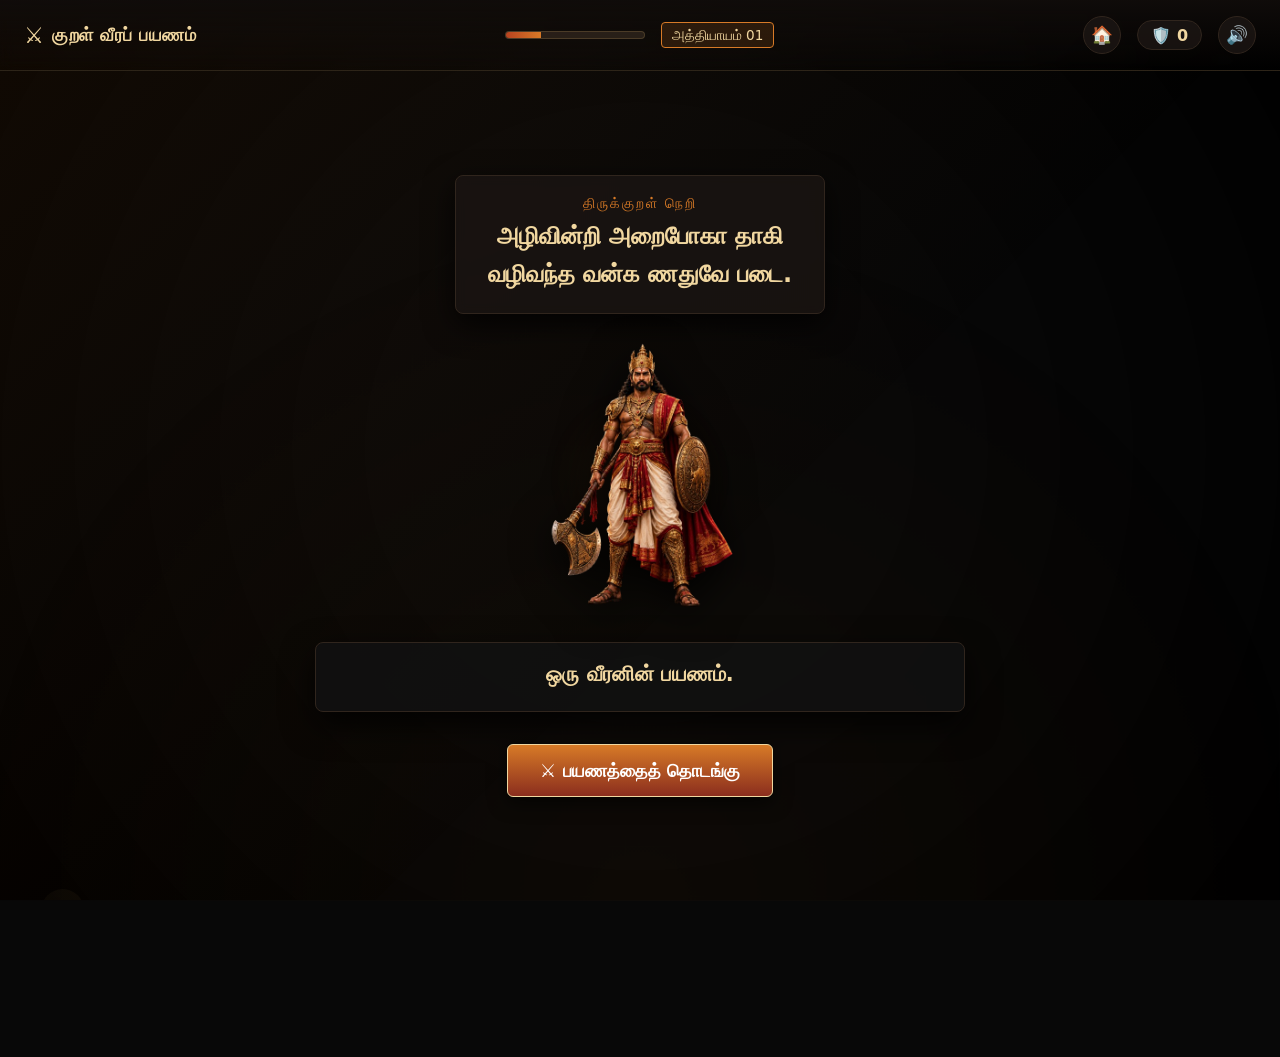
<file: index.html>
<!DOCTYPE html>
<html lang="ta">

<head>
  <meta charset="UTF-8">
  <meta name="viewport" content="width=device-width, initial-scale=1.0">
  <title>குறள் வீரப் பயணம் — Thirukkural Cinematic Quest</title>
  <meta name="description" content="திருக்குறள் நெறியை அடிப்படையாகக் கொண்ட காவியப் போர்க்கள அனுபவம். interactive Thirukkural gamified web experience.">
  <meta name="theme-color" content="#080808">

  <!-- Google Fonts -->
  <link rel="preconnect" href="https://fonts.googleapis.com">
  <link rel="preconnect" href="https://fonts.gstatic.com" crossorigin>
  <link href="https://fonts.googleapis.com/css2?family=Catamaran:wght@400;600;700;800;900&family=Mukta+Malar:wght@400;600;700;800&display=swap" rel="stylesheet">

  <style>
    :root {
      --bg-dark: #080808;
      --gold-bright: #F1D7A0;
      --gold-accent: #D6B36A;
      --orange-ember: #D77A27;
      --red-bright: #B84320;
      --stone-border: #30251D;
    }

    * {
      box-sizing: border-box;
      margin: 0;
      padding: 0;
    }

    body {
      margin: 0;
      background: radial-gradient(circle at center, #1a120c 0%, #080808 80%);
      color: var(--gold-bright);
      font-family: 'Catamaran', 'Mukta Malar', sans-serif;
      display: flex;
      align-items: center;
      justify-content: center;
      min-height: 100vh;
      min-height: 100svh;
      padding: 1.5rem;
      overflow-x: hidden;
    }

    .portal-card {
      background: rgba(17, 17, 17, 0.92);
      border: 2px solid var(--stone-border);
      border-radius: 20px;
      padding: 2.5rem 2rem;
      text-align: center;
      max-width: 520px;
      width: 100%;
      box-shadow: 0 20px 60px rgba(0, 0, 0, 0.9), 0 0 30px rgba(215, 122, 39, 0.2);
      backdrop-filter: blur(12px);
      animation: cardPulse 3s infinite alternate;
    }

    @keyframes cardPulse {
      0% { box-shadow: 0 20px 60px rgba(0, 0, 0, 0.9), 0 0 20px rgba(215, 122, 39, 0.15); }
      100% { box-shadow: 0 20px 60px rgba(0, 0, 0, 0.9), 0 0 40px rgba(215, 122, 39, 0.4); }
    }

    .portal-icon {
      font-size: 3.5rem;
      margin-bottom: 0.8rem;
      display: inline-block;
      animation: iconSpin 4s ease-in-out infinite alternate;
      filter: drop-shadow(0 0 15px var(--orange-ember));
    }

    @keyframes iconSpin {
      0% { transform: scale(1) rotate(-5deg); }
      100% { transform: scale(1.1) rotate(5deg); }
    }

    .portal-title {
      font-size: clamp(1.6rem, 5vw, 2.2rem);
      font-weight: 900;
      color: var(--gold-bright);
      text-shadow: 0 0 15px var(--orange-ember);
      margin-bottom: 0.5rem;
    }

    .portal-subtitle {
      font-size: 1.05rem;
      color: var(--gold-accent);
      margin-bottom: 1.8rem;
    }

    .loading-bar-track {
      width: 100%;
      height: 8px;
      background: rgba(48, 37, 29, 0.8);
      border-radius: 4px;
      overflow: hidden;
      border: 1px solid var(--stone-border);
      margin-bottom: 1.8rem;
    }

    .loading-bar-fill {
      height: 100%;
      width: 0%;
      background: linear-gradient(90deg, var(--red-bright), var(--orange-ember), var(--gold-accent));
      animation: fillBar 1.2s ease-in-out forwards;
    }

    @keyframes fillBar {
      0% { width: 0%; }
      100% { width: 100%; }
    }

    .module-shortcuts {
      display: flex;
      flex-direction: column;
      gap: 0.8rem;
      width: 100%;
    }

    .module-btn {
      display: flex;
      align-items: center;
      justify-content: space-between;
      background: linear-gradient(135deg, rgba(30, 22, 17, 0.9) 0%, rgba(17, 17, 17, 0.9) 100%);
      border: 1px solid var(--stone-border);
      border-radius: 12px;
      padding: 0.9rem 1.4rem;
      color: var(--gold-bright);
      text-decoration: none;
      font-weight: 800;
      font-size: 1.1rem;
      transition: all 220ms ease;
    }

    .module-btn:hover {
      border-color: var(--gold-accent);
      transform: translateY(-2px);
      box-shadow: 0 6px 20px rgba(215, 122, 39, 0.3);
      background: linear-gradient(135deg, rgba(90, 58, 37, 0.9) 0%, rgba(30, 22, 17, 0.9) 100%);
    }

    .badge-icon {
      font-size: 1.3rem;
    }

    @media (max-width: 480px) {
      .portal-card {
        padding: 1.8rem 1.2rem;
      }
      .module-btn {
        padding: 0.8rem 1rem;
        font-size: 1rem;
      }
    }
  </style>
</head>

<body>
  <div class="portal-card">
    <div class="portal-icon">⚔️</div>
    <h1 class="portal-title">குறள் வீரப் பயணம்</h1>
    <p class="portal-subtitle">காவியத் திருக்குறள் போர்க்கள அனுபவம்</p>

    <div class="loading-bar-track">
      <div class="loading-bar-fill"></div>
    </div>

    <div class="module-shortcuts">
      <a href="modules/01-journey/index.html" class="module-btn" id="link-journey">
        <span>⚔️ அத்தியாயம் 01: பயணம்</span>
        <span class="badge-icon">➔</span>
      </a>
      <a href="modules/02-battle/index.html" class="module-btn" id="link-battle">
        <span>🛡️ அத்தியாயம் 02: போர்</span>
        <span class="badge-icon">➔</span>
      </a>
      <a href="modules/03-wisdom/index.html" class="module-btn" id="link-wisdom">
        <span>✨ அத்தியாயம் 03: ஞானம்</span>
        <span class="badge-icon">➔</span>
      </a>
    </div>
  </div>

  <script>
    // Shared State Router with instant smooth redirect
    const stateStr = localStorage.getItem('kuralQuest.state');
    let currentModule = 'journey';
    if (stateStr) {
      try {
        const parsed = JSON.parse(stateStr);
        if (parsed && parsed.currentModule) {
          currentModule = parsed.currentModule;
        }
      } catch (e) { }
    }

    setTimeout(() => {
      if (currentModule === 'battle') {
        window.location.href = 'modules/02-battle/index.html';
      } else if (currentModule === 'wisdom') {
        window.location.href = 'modules/03-wisdom/index.html';
      } else {
        window.location.href = 'modules/01-journey/index.html';
      }
    }, 800);
  </script>
</body>

</html>
</file>
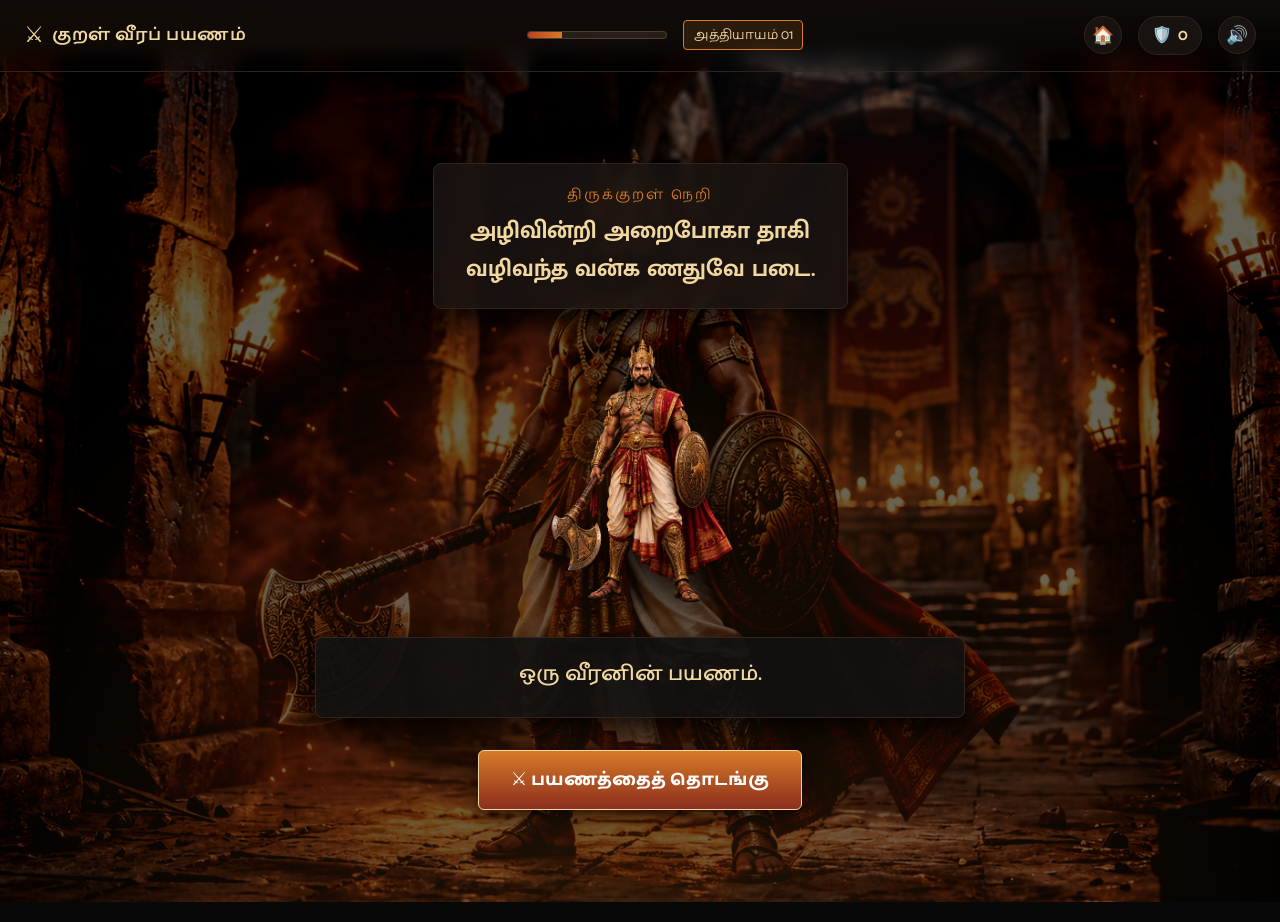
<file: modules/01-journey/index.html>
<!DOCTYPE html>
<html lang="ta">
<head>
  <meta charset="UTF-8">
  <meta name="viewport" content="width=device-width, initial-scale=1.0">
  <title>குறள் வீரப் பயணம் — அத்தியாயம் 01: பயணம்</title>

  <link rel="preconnect" href="https://fonts.googleapis.com">
  <link rel="preconnect" href="https://fonts.gstatic.com" crossorigin>
  <link href="https://fonts.googleapis.com/css2?family=Catamaran:wght@400;600;700;800;900&family=Mukta+Malar:wght@400;600;700;800&display=swap" rel="stylesheet">

  <link rel="stylesheet" href="style.css">
</head>
<body class="bg-dark-world">

  <!-- Canvas for Fire Embers, Smoke, Ash & Dust Particles -->
  <canvas id="particle-canvas" aria-hidden="true"></canvas>

  <!-- Atmospheric Vignette, Lighting Sweep & Lightning Flash Overlay -->
  <div class="cinematic-vignette" id="vignette-overlay"></div>
  <div class="lighting-sweep-overlay" id="light-sweep"></div>
  <div class="lightning-flash-layer" id="lightning-flash"></div>

  <div id="app-wrapper">

    <!-- Game HUD Header Bar -->
    <header class="game-hud-header">
      <div class="hud-left">
        <span class="hud-icon">⚔️</span>
        <span class="hud-title">குறள் வீரப் பயணம்</span>
      </div>

      <div class="hud-center">
        <div class="progress-track">
          <div class="progress-fill" id="hud-progress-bar" style="width: 25%;"></div>
        </div>
        <span class="chapter-badge">அத்தியாயம் 01</span>
      </div>

      <div class="hud-right">
        <button class="hud-icon-btn" id="home-btn" aria-label="முகப்பு" title="முகப்பு">
          <span>🏠</span>
        </button>

        <div class="score-pill">
          <span class="score-icon">🛡️</span>
          <span class="score-val" id="score-display">0</span>
        </div>

        <button class="hud-icon-btn" id="sound-btn" aria-label="ஒலி அமைப்புகள்">
          <span id="sound-icon">🔊</span>
        </button>
      </div>
    </header>

    <!-- MAIN SCENE VIEWPORT STAGE -->
    <main class="viewport-stage" id="viewport-stage">

      <!-- ===================================================================
           SCENE 01: WORLD AWAKENING (உலக விழிப்பு)
           =================================================================== -->
      <section class="game-scene active-scene" id="scene-01" aria-label="உலக விழிப்பு">
        <div class="parallax-bg-layer bg-temple-img" id="scene1-bg"></div>
        <div class="parallax-mid-layer smoke-mist-layer"></div>
        <div class="parallax-fore-layer ember-drift-layer"></div>

        <div class="scene-cinematic-content">
          <div class="kural-header-badge">
            <p class="kural-sub-title">திருக்குறள் நெறி</p>
            <h1 class="kural-main-heading">அழிவின்றி அறைபோகா தாகி<br>வழிவந்த வன்க ணதுவே படை.</h1>
          </div>

          <div class="stage-hero-container silhouette-mode" id="scene1-hero-container">
            <div class="hero-aura-glow"></div>
            <img src="../../assets/images/characters/warrior_front.png" 
                 alt="வீரன்" 
                 class="warrior-render-img distant-silhouette" 
                 id="scene1-warrior-img"
                 onerror="this.onerror=null; this.src='data:image/svg+xml;utf8,<svg xmlns=\'http://www.w3.org/2000/svg\' viewBox=\'0 0 200 300\'><path d=\'M100 20 L130 80 L160 120 L150 280 L50 280 L40 120 L70 80 Z\' fill=\'%23D77A27\' opacity=\'0.8\'/><circle cx=\'100\' cy=\'50\' r=\'25\' fill=\'%23F1D7A0\'/><rect x=\'85\' y=\'100\' width=\'30\' height=\'150\' fill=\'%23B84320\'/></svg>';">
          </div>

          <div class="cinematic-dialogue-card">
            <p class="dialogue-line" id="scene1-text-1">ஒரு வீரனின் பயணம்.</p>
            <p class="dialogue-line gold-text hidden" id="scene1-text-2">ஒரு குறளின் உண்மை.</p>
          </div>

          <div class="scene-interactive-actions">
            <button class="action-game-btn glow-ember" id="btn-scene1-start">
              ⚔️ பயணத்தைத் தொடங்கு
            </button>
          </div>
        </div>
      </section>

      <!-- ===================================================================
           SCENE 02: THE LONE JOURNEY (தனியாக)
           =================================================================== -->
      <section class="game-scene hidden-scene" id="scene-02" aria-label="தனியாக">
        <div class="parallax-bg-layer bg-mountain-img" id="scene2-bg"></div>
        <div class="parallax-mid-layer fog-moving-layer"></div>

        <div class="scene-cinematic-content">
          <div class="stage-hero-container walk-hero-pose" id="scene2-hero-box">
            <img src="../../assets/images/characters/warrior_side.png" 
                 alt="நடக்கும் வீரன்" 
                 class="warrior-render-img walking-animation" 
                 id="scene2-warrior-img"
                 onerror="this.onerror=null; this.src='../../assets/images/characters/warrior_front.png';">
            <div class="footstep-dust-effect" id="footstep-dust">💨</div>
          </div>

          <div class="cinematic-dialogue-card">
            <h2 class="scene-heading-title">தனியாகப் பயணம் தொடங்குகிறது.</h2>
            <p class="subtitle-desc" id="scene2-sub-text">முன்னால் என்ன?</p>
          </div>

          <div class="scene-interactive-actions">
            <button class="action-game-btn glow-ember" id="btn-scene2-advance">
              ⚔️ முன்னேறு
            </button>
          </div>
        </div>
      </section>

      <!-- ===================================================================
           SCENE 03: THE FIRST CHALLENGE (முதல் சவால்)
           =================================================================== -->
      <section class="game-scene hidden-scene" id="scene-03" aria-label="முதல் சவால்">
        <div class="parallax-bg-layer bg-battlefield-img" id="scene3-bg"></div>
        <div class="parallax-mid-layer fire-smoke-layer"></div>

        <div class="scene-cinematic-content">
          <div class="combat-duo-container">
            <div class="warrior-combat-box" id="scene3-warrior-box">
              <img src="../../assets/images/characters/warrior_battle.png" 
                   alt="வீரன்" 
                   class="warrior-render-img"
                   onerror="this.onerror=null; this.src='../../assets/images/characters/warrior_front.png';">
            </div>
            
            <div class="vs-divider-icon">⚔️</div>

            <div class="enemy-combat-box" id="scene3-enemy-box">
              <img src="../../assets/images/enemies/enemy_warrior.png" 
                   alt="எதிரி வீரன்" 
                   class="enemy-render-img emerge-enemy"
                   onerror="this.onerror=null; this.src='data:image/svg+xml;utf8,<svg xmlns=\'http://www.w3.org/2000/svg\' viewBox=\'0 0 200 300\'><path d=\'M100 30 L140 90 L160 280 L40 280 L60 90 Z\' fill=\'%23B84320\'/><circle cx=\'100\' cy=\'55\' r=\'25\' fill=\'%235A3A25\'/></svg>';">
            </div>
          </div>

          <div class="cinematic-dialogue-card">
            <h2 class="scene-heading-title" id="scene3-heading">முதல் சவால்.</h2>
            <p class="subtitle-desc" id="scene3-sub-text">பின்வாங்குவாயா?</p>
          </div>

          <div class="scene-interactive-actions dual-choice" id="scene3-actions">
            <button class="action-game-btn glow-red" id="btn-scene3-fight">
              ⚔️ முன்னேறு
            </button>
            <button class="action-game-btn btn-secondary" id="btn-scene3-retreat">
              ↩️ பின்வாங்கு
            </button>
          </div>

          <!-- RETREAT RETRY BAR -->
          <div class="scene-interactive-actions hidden" id="scene3-retry-actions">
            <button class="action-game-btn glow-ember pulse-btn" id="btn-scene3-retry">
              ⚔️ மீண்டும் முயற்சி செய் (முன்னேறு)
            </button>
          </div>
        </div>
      </section>

      <!-- ===================================================================
           SCENE 04: THE FIRST COMBAT (முதல் சமர் & handoff)
           =================================================================== -->
      <section class="game-scene hidden-scene" id="scene-04" aria-label="போர் தொடக்கம்">
        <div class="parallax-bg-layer bg-battlefield-img" id="scene4-bg"></div>
        <div class="impact-flash-layer" id="impact-flash"></div>

        <div class="scene-cinematic-content">
          <div class="combat-clash-container" id="clash-container">
            <img src="../../assets/images/characters/warrior_battle.png" alt="வீரன்" class="warrior-render-img clash-warrior" id="scene4-hero">
            <div class="clash-spark-effect" id="clash-spark">💥</div>
            <img src="../../assets/images/enemies/enemy_warrior.png" alt="எதிரி" class="enemy-render-img clash-enemy" id="scene4-enemy">
          </div>

          <div class="cinematic-dialogue-card">
            <h2 class="scene-heading-title gold-glow-title" id="scene4-status-title">போர் இப்போதுதான் தொடங்குகிறது.</h2>
            <p class="subtitle-desc" id="scene4-status-sub">தயாரா?</p>
          </div>

          <div class="scene-interactive-actions">
            <button class="action-game-btn glow-ember pulse-btn" id="btn-scene4-enter-battle">
              🔥 போர்க்களத்திற்குள் செல் (அத்தியாயம் 02)
            </button>
          </div>
        </div>
      </section>

    </main>

  </div>

  <script src="script.js"></script>
</body>
</html>
</file>
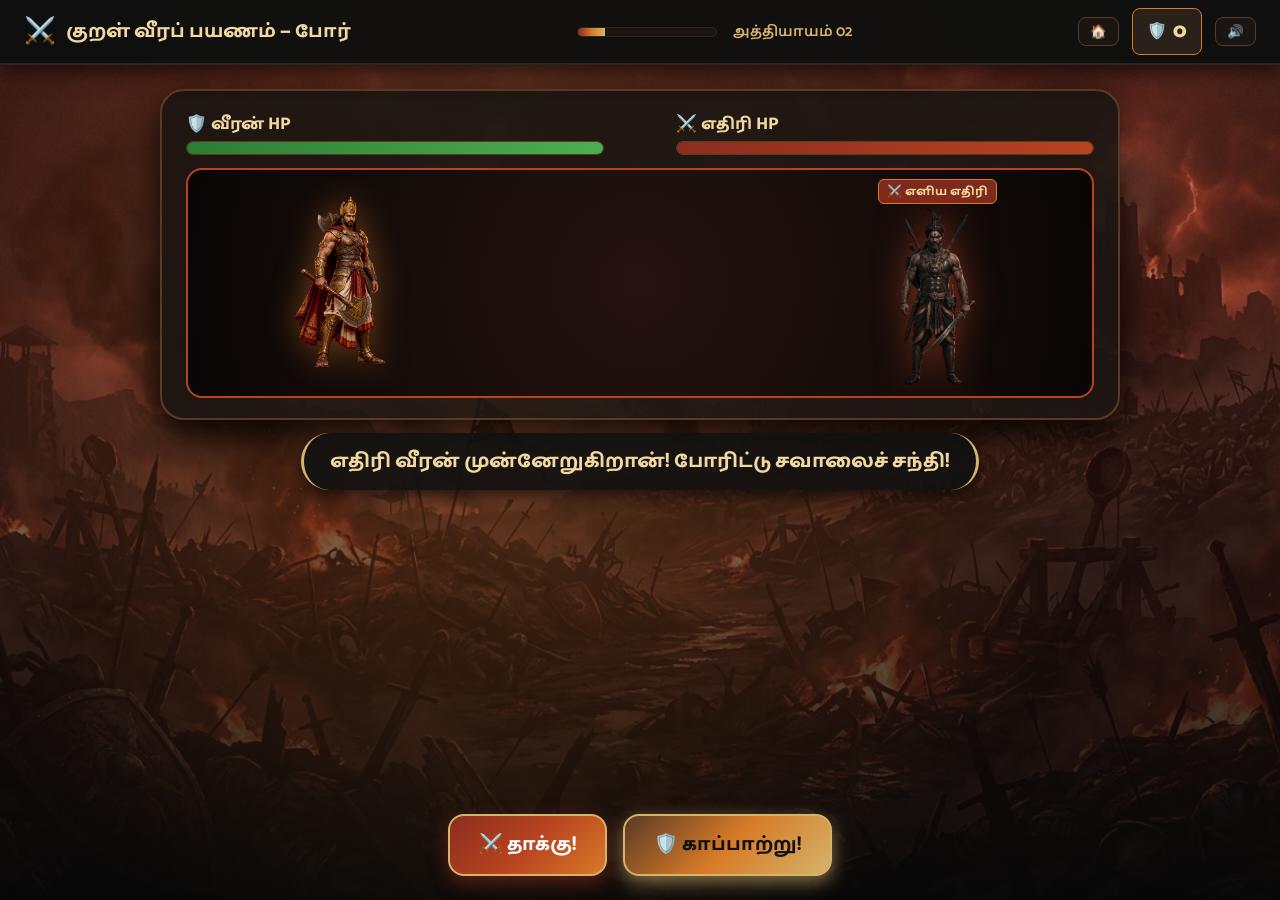
<file: modules/02-battle/index.html>
<!DOCTYPE html>
<html lang="ta">

<head>
  <meta charset="UTF-8">
  <meta name="viewport" content="width=device-width, initial-scale=1.0">
  <title>குறள் வீரப் பயணம் — அத்தியாயம் 2: போர்</title>

  <link rel="preconnect" href="https://fonts.googleapis.com">
  <link rel="preconnect" href="https://fonts.gstatic.com" crossorigin>
  <link
    href="https://fonts.googleapis.com/css2?family=Catamaran:wght@400;600;700;800;900&family=Mukta+Malar:wght@400;600;700;800&display=swap"
    rel="stylesheet">

  <link rel="stylesheet" href="style.css">
</head>

<body class="bg-battlefield">

  <!-- Ambient Particle Canvas & Light Overlay -->
  <canvas id="particle-canvas"></canvas>
  <div class="light-overlay"></div>
  <div class="low-hp-vignette" id="low-hp-vignette"></div>

  <!-- Screen Shake Wrapper -->
  <div id="shake-wrapper">

    <!-- Fixed Game HUD Header -->
    <header class="game-header">
      <div class="header-left">
        <span class="game-logo-icon">⚔️</span>
        <span class="game-title-sm">குறள் வீரப் பயணம் — போர்</span>
      </div>

      <div class="header-center">
        <div class="stage-progress-container">
          <div class="stage-progress-bar" id="progress-bar" style="width: 20%;"></div>
        </div>
        <span class="level-badge" id="level-badge">அத்தியாயம் 02</span>
      </div>

      <div class="header-right">
        <button class="icon-btn home-btn" id="home-btn" aria-label="முகப்பு" title="முகப்பு">
          <span>🏠</span>
        </button>

        <!-- Combo Counter HUD -->
        <div class="combo-badge-hud hidden" id="combo-hud">
          🔥 <span id="combo-count">0</span> COMBO!
        </div>

        <div class="score-card">
          <span class="score-icon">🛡️</span>
          <span class="score-value" id="score-display">0</span>
        </div>

        <button class="icon-btn sound-btn" id="sound-btn" aria-label="ஒலி மாற்று">
          <span id="sound-icon">🔊</span>
        </button>
      </div>
    </header>

    <!-- Floating Score & Combat Feedback Container -->
    <div id="floating-score-container"></div>
    <div class="perfect-block-alert hidden" id="perfect-block-alert">🛡️ PERFECT BLOCK!</div>

    <main class="story-scroll-container">

      <!-- SCENE 01: முதல் போர் (TYPE 1 BATTLE — DUEL WITH MULTIPLE ENEMY TYPES) -->
      <section class="story-scene-section" id="scene-duel">
        <div class="scene-environment-layer">
          <div class="bg-env-image"></div>
          <div class="distant-smoke-layer"></div>
        </div>

        <div class="scene-content-overlay">
          <div class="battle-card-window">
            <div class="battle-health-hud">
              <div class="health-unit">
                <span class="unit-name">🛡️ வீரன் HP</span>
                <div class="hp-bar-track">
                  <div class="hp-bar-fill warrior-hp" id="warrior-hp-1"></div>
                </div>
              </div>
              <div class="health-unit">
                <span class="unit-name" id="enemy-name-label">⚔️ எதிரி HP</span>
                <div class="hp-bar-track">
                  <div class="hp-bar-fill enemy-hp" id="enemy-hp-1"></div>
                </div>
              </div>
            </div>

            <div class="battle-arena-box" id="arena-box-1">
              <div class="enemy-attack-warning hidden" id="enemy-warning-1">⚠️ எதிரி தாக்குதல்!</div>
              <div class="impact-flash" id="impact-flash-1"></div>

              <div class="battle-unit warrior-unit" id="anim-warrior-1">
                <img src="../../assets/images/characters/warrior_battle.png" alt="வீரன்"
                  class="unit-sprite-img warrior-sprite">
              </div>
              <div class="battle-clash-symbol" id="anim-clash-1">
                <img src="../../assets/images/weapons/weapon_axe.png" alt="கோடாரி" class="weapon-clash-img">
              </div>
              <div class="battle-unit enemy-unit" id="anim-enemy-1">
                <span class="enemy-type-badge" id="enemy-type-badge">⚔️ எளிய எதிரி</span>
                <img src="../../assets/images/enemies/enemy_warrior.png" alt="எதிரி"
                  class="unit-sprite-img enemy-sprite" id="enemy-sprite-1">
              </div>
            </div>
          </div>

          <div class="cinematic-subtitle-box">
            <p class="subtitle-text" id="sub-text-1">எதிரி வீரன் முன்னேறுகிறான்! போரிட்டு சவாலைச் சந்தி!</p>
          </div>

          <div class="scene-action-bar">
            <button class="game-btn glow-red" id="cmd-attack-1">⚔️ தாக்கு!</button>
            <button class="game-btn glow-gold" id="cmd-block-1">🛡️ காப்பாற்று!</button>
            <button class="game-btn glow-orange hidden" id="cmd-counter-1">⚡ எதிர்த்து தாக்கு!</button>
            <button class="game-btn glow-orange hidden" id="goto-fall-btn">➡️ தொடர்க (சவால்)</button>
          </div>
        </div>
      </section>


      <!-- SCENE 02 & 03: வீரன் வீழ்ச்சி & மெதுவாக எழுதல் ("அழிவின்றி") -->
      <section class="story-scene-section hidden" id="scene-fall-rise">
        <div class="scene-environment-layer">
          <div class="bg-env-image"></div>
          <div class="dark-defeat-overlay" id="dark-defeat-overlay"></div>
        </div>

        <div class="scene-content-overlay">
          <div class="battle-card-window">
            <div class="character-visual-container warrior-rising-pose" id="warrior-pose-box">
              <div class="hero-aura-glow" id="hero-aura-glow"></div>
              <img src="../../assets/images/characters/warrior_side.png" alt="வீரன்" class="warrior-render-img"
                id="rising-warrior-img">
              <div class="pose-label-text" id="pose-text">💥 "அடிபட்ட வீரன் கீழே விழுந்தான்..."</div>
            </div>
          </div>

          <div class="word-reveal-title hidden" id="word-reveal-1">🛡️ அழிவின்றி</div>

          <div class="cinematic-subtitle-box">
            <p class="subtitle-text" id="sub-text-2">வீரன் போரில் பலத்த காயமடைந்து கீழே விழுந்தான்...</p>
          </div>

          <div class="scene-action-bar">
            <button class="game-btn glow-orange" id="cmd-rise-up">🔥 தளராதே! எழ முயல்</button>
            <button class="game-btn glow-gold hidden" id="goto-courage-btn">⚔️ படைக்கு எதிராக நில்</button>
          </div>
        </div>
      </section>


      <!-- SCENE 04: "அறைபோகா" (Stand Firm Against Enemy Army) -->
      <section class="story-scene-section hidden" id="scene-courage">
        <div class="scene-environment-layer">
          <div class="bg-env-image"></div>
          <div class="army-horizon-overlay"></div>
        </div>

        <div class="scene-content-overlay">
          <div class="battle-card-window">
            <div class="character-visual-container">
              <div class="courage-stand-box">
                <img src="../../assets/images/characters/warrior_front.png" alt="வீரன்"
                  class="warrior-render-img warrior-courage-img">
                <div class="enemy-army-horizon">
                  <img src="../../assets/images/enemies/enemy_warrior.png" alt="பகைவர் படை"
                    class="horizon-enemy-silhouette e1">
                  <img src="../../assets/images/enemies/enemy_warrior.png" alt="பகைவர் படை"
                    class="horizon-enemy-silhouette e2">
                  <img src="../../assets/images/enemies/enemy_warrior.png" alt="பகைவர் படை"
                    class="horizon-enemy-silhouette e3">
                </div>
              </div>
            </div>
          </div>

          <div class="word-reveal-title" id="word-reveal-2">💥 அறைபோகா</div>

          <div class="cinematic-subtitle-box">
            <p class="subtitle-text" id="sub-text-3">பகைவர் படை சூழ்ந்தாலும், அஞ்சாமல் நிமிரும் துணிவு!</p>
          </div>

          <div class="scene-action-bar">
            <button class="game-btn glow-red" id="cmd-courage-stand">🔥 துணிவுடன் நில்!</button>
            <button class="game-btn glow-gold hidden" id="goto-allies-btn">🤝 நண்பர்கள் வரவழை</button>
          </div>
        </div>
      </section>


      <!-- SCENE 05: "வழிவந்த" (Allies Arrive & Battle Line) -->
      <section class="story-scene-section hidden" id="scene-allies">
        <div class="scene-environment-layer">
          <div class="bg-env-image"></div>
        </div>

        <div class="scene-content-overlay">
          <div class="battle-card-window">
            <div class="allies-formation-container" id="allies-container">
              <div class="ally-unit main-hero">
                <img src="../../assets/images/characters/warrior_front.png" alt="வீரன் 1" class="ally-img">
                <span class="unit-tag">தலைவன்</span>
              </div>
              <div class="ally-unit ally-2 hidden" id="ally-unit-2">
                <img src="../../assets/images/characters/allies/ally-axe-idle.png" alt="வீரன் 2" class="ally-img">
                <span class="unit-tag" id="ally-tag-2">🪓 கோடாரி தோழன்</span>
              </div>
              <div class="ally-unit ally-3 hidden" id="ally-unit-3">
                <img src="../../assets/images/characters/allies/ally-spear-idle.png" alt="வீரன் 3" class="ally-img">
                <span class="unit-tag" id="ally-tag-3">🛡️ கேடய தோழன்</span>
              </div>
            </div>
          </div>

          <div class="word-reveal-title" id="word-reveal-3">👥 வழிவந்த</div>

          <div class="cinematic-subtitle-box">
            <p class="subtitle-text" id="sub-text-4">தனியாக நின்ற வீரனுக்கு தோழர்கள் துணையாக வந்து சேர்ந்தனர்!</p>
          </div>

          <div class="scene-action-bar">
            <button class="game-btn glow-orange" id="cmd-call-allies">🤝 தோழர்களை இணை!</button>
            <button class="game-btn glow-gold hidden" id="goto-army-btn">🛡️ பெரும் படையை திரட்டு</button>
          </div>
        </div>
      </section>


      <!-- SCENE 06: "படை" (Full Army Formation & Squad Combat) -->
      <section class="story-scene-section hidden" id="scene-army">
        <div class="scene-environment-layer">
          <div class="bg-env-image"></div>
          <div class="army-ranks-bg"></div>
        </div>

        <div class="scene-content-overlay">
          <div class="battle-card-window">
            <div class="army-display-box">
              <div class="banner-crest">🛡️ தமிழ் வீரப் படை 🛡️</div>
              <div class="army-ranks-grid">
                <img src="../../assets/images/characters/warrior_front.png" class="army-soldier-img s1" alt="படை">
                <img src="../../assets/images/characters/warrior_battle.png" class="army-soldier-img s2" alt="படை">
                <img src="../../assets/images/characters/warrior_side.png" class="army-soldier-img s3" alt="படை">
                <img src="../../assets/images/characters/warrior_back.png" class="army-soldier-img s4" alt="படை">
              </div>
            </div>
          </div>

          <div class="word-reveal-title" id="word-reveal-4">🛡️ வன்கணதுவே படை</div>

          <div class="cinematic-subtitle-box">
            <p class="subtitle-text" id="sub-text-5">ஒன்றாகத் திரண்ட வீரர்களின் அஞ்சாத பெரும் படை!</p>
          </div>

          <div class="scene-action-bar">
            <button class="game-btn glow-red" id="cmd-squad-attack">⚔️ ஒன்றாகத் தாக்கு!</button>
            <button class="game-btn glow-gold hidden" id="goto-boss-btn">🔥 இறுதி அரக்கனை எதிர்கொள்</button>
          </div>
        </div>
      </section>


      <!-- SCENE 07: இறுதி அரக்கன் (GIANT BOSS BATTLE WITH MULTI-PHASES) -->
      <section class="story-scene-section hidden" id="scene-boss">
        <div class="scene-environment-layer">
          <div class="bg-env-image"></div>
          <div class="boss-red-fog"></div>
        </div>

        <div class="scene-content-overlay">
          <div class="battle-card-window">
            <div class="battle-health-hud">
              <div class="health-unit">
                <span class="unit-name">🛡️ வீரன் + படை HP</span>
                <div class="hp-bar-track">
                  <div class="hp-bar-fill warrior-hp" id="boss-warrior-hp"></div>
                </div>
              </div>
              <div class="health-unit">
                <span class="unit-name">🔥 பய அரக்கன் (Boss) HP</span>
                <div class="hp-bar-track">
                  <div class="hp-bar-fill enemy-hp" id="boss-enemy-hp"></div>
                </div>
              </div>
            </div>

            <div class="boss-arena-box" id="boss-arena-box">
              <div class="enemy-attack-warning hidden" id="boss-warning">⚠️ அரக்கன் பெரும் தாக்குதல்!</div>
              <div class="impact-flash" id="boss-impact-flash"></div>

              <div class="boss-hero-squad" id="boss-hero-squad">
                <img src="../../assets/images/characters/warrior_battle.png" alt="தலைவன்" class="boss-hero-img"
                  id="boss-warrior-img">
                <img src="../../assets/images/weapons/weapon_axe.png" alt="ஆயுதம்" class="boss-weapon-img"
                  id="boss-weapon-img">
              </div>

              <div class="boss-clash-symbol" id="boss-clash-symbol">💥</div>

              <div class="boss-render-unit" id="boss-unit">
                <img src="../../assets/images/enemies/enemy_boss.png" alt="அரக்கன்" class="boss-sprite-img"
                  id="boss-sprite-img">
              </div>
            </div>
          </div>

          <div class="cinematic-subtitle-box">
            <p class="subtitle-text" id="sub-text-boss">பய அரக்கன் தோன்றினான்! படையுடன் இணைந்து தாக்கி வெல்!</p>
          </div>

          <div class="scene-action-bar">
            <button class="game-btn glow-red" id="cmd-boss-attack">⚔️ கூட்டுத் தாக்குதல்!</button>
            <button class="game-btn glow-gold" id="cmd-boss-block">🛡️ தடுப்பு!</button>
            <button class="game-btn glow-orange hidden" id="cmd-boss-rise">🔥 எழுந்து தாக்கு!</button>
            <button class="game-btn glow-gold hidden" id="goto-wisdom-module-btn">✨ ஞான சோதனைகளுக்குச் செல் (அடுத்த
              அத்தியாயம்)</button>
          </div>
        </div>
      </section>

    </main>
  </div>

  <script src="script.js"></script>
</body>

</html>
</file>
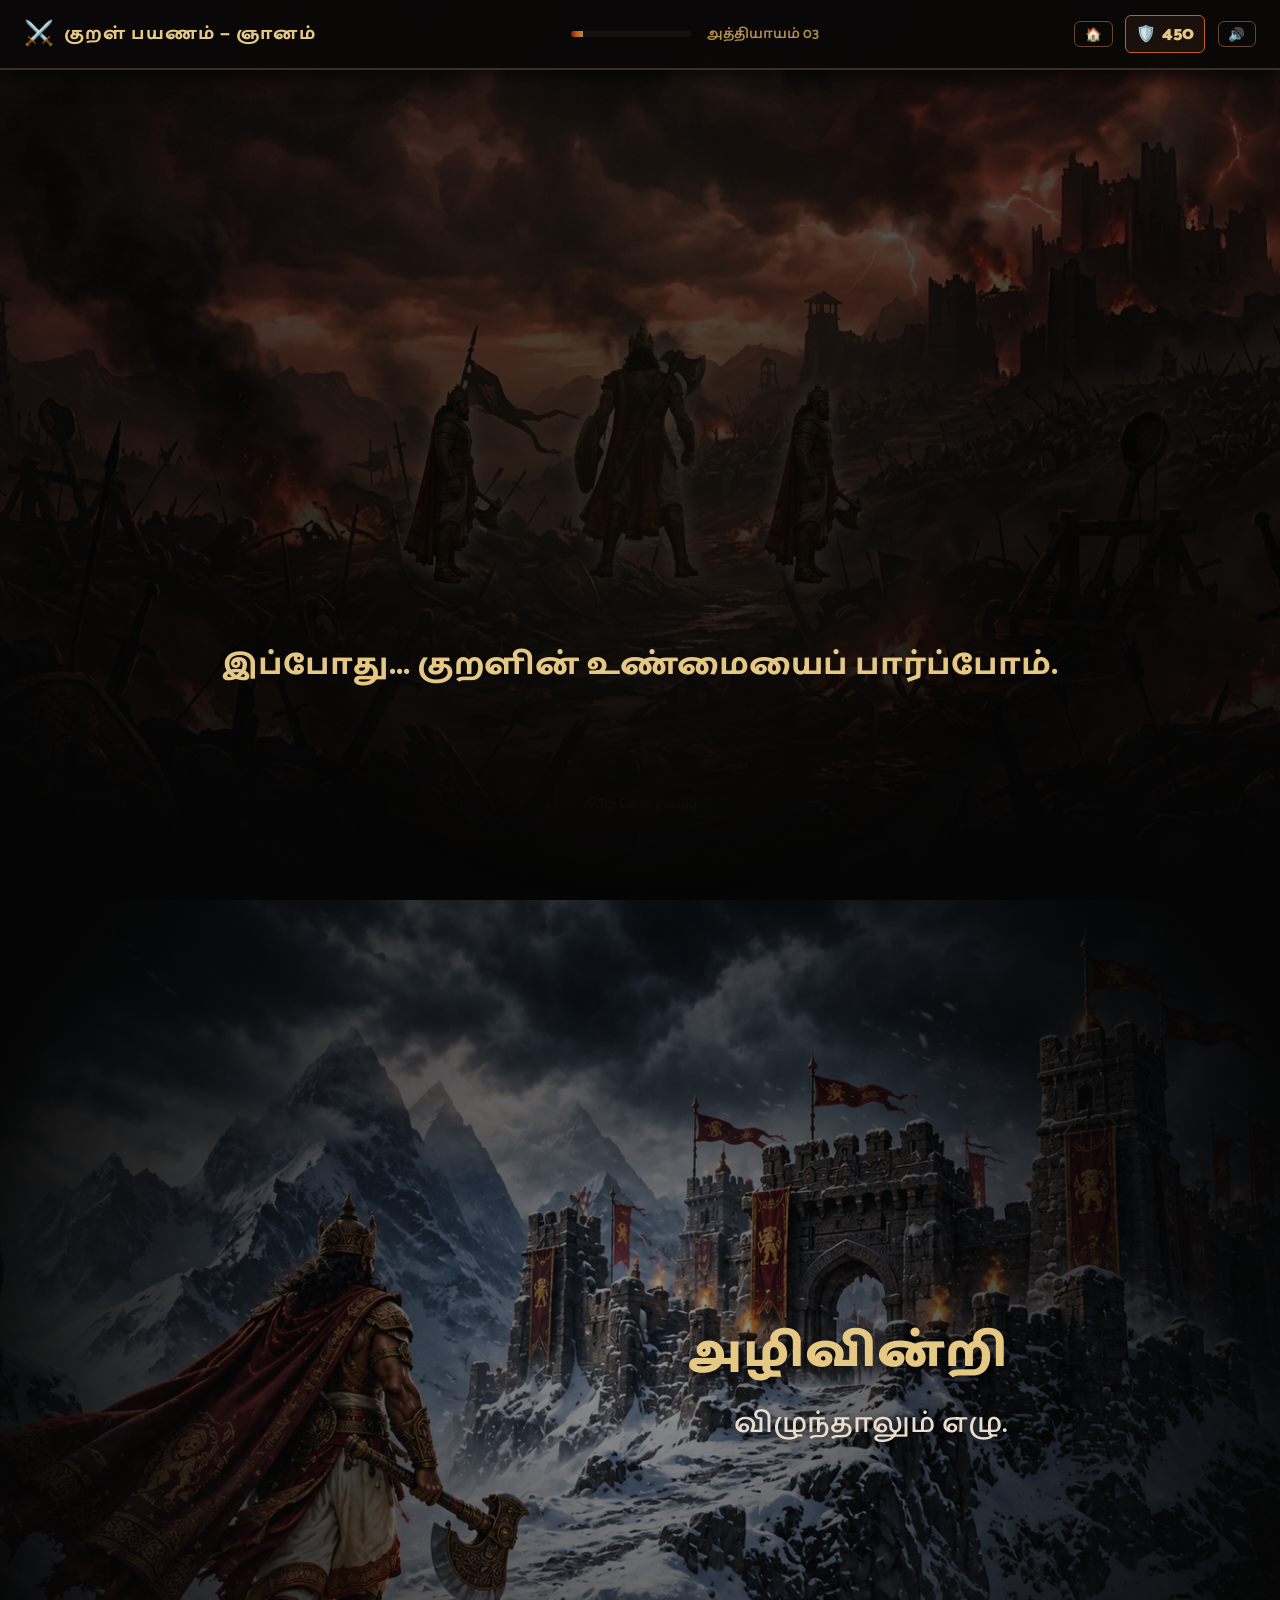
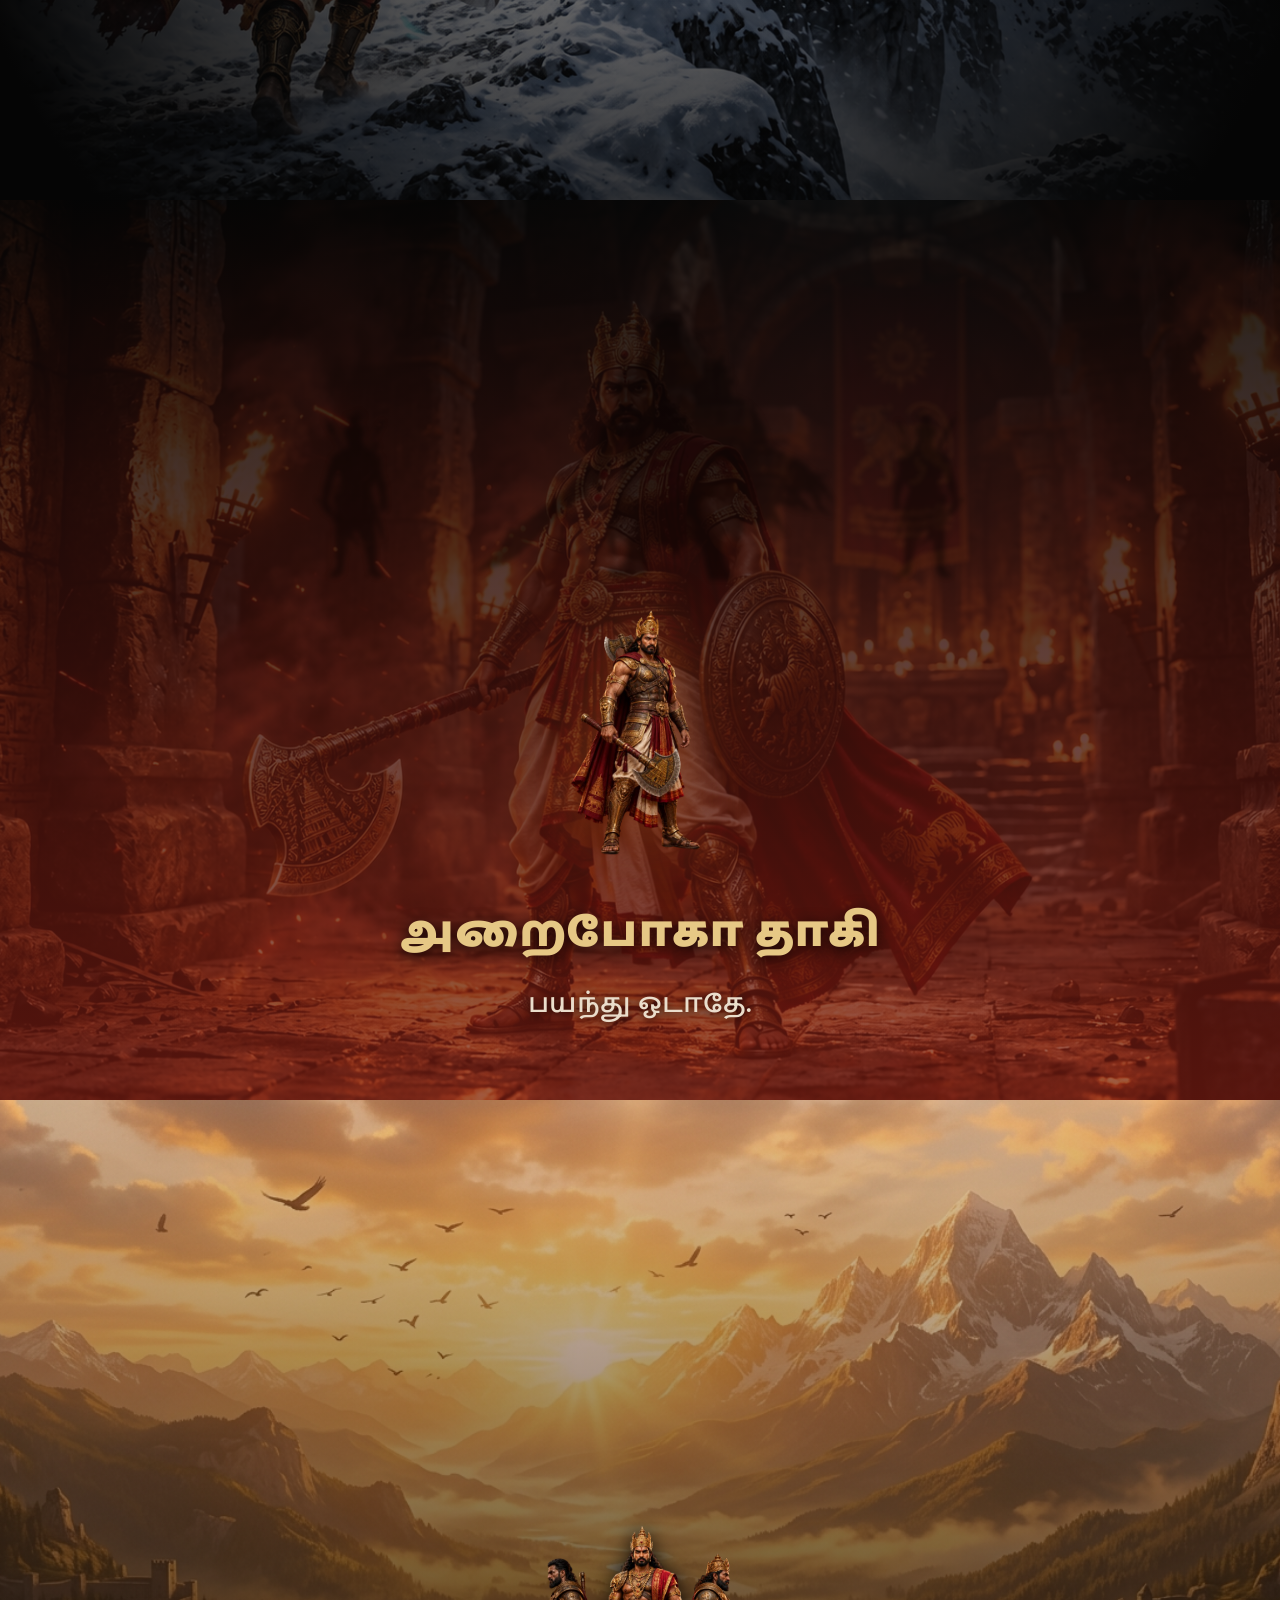
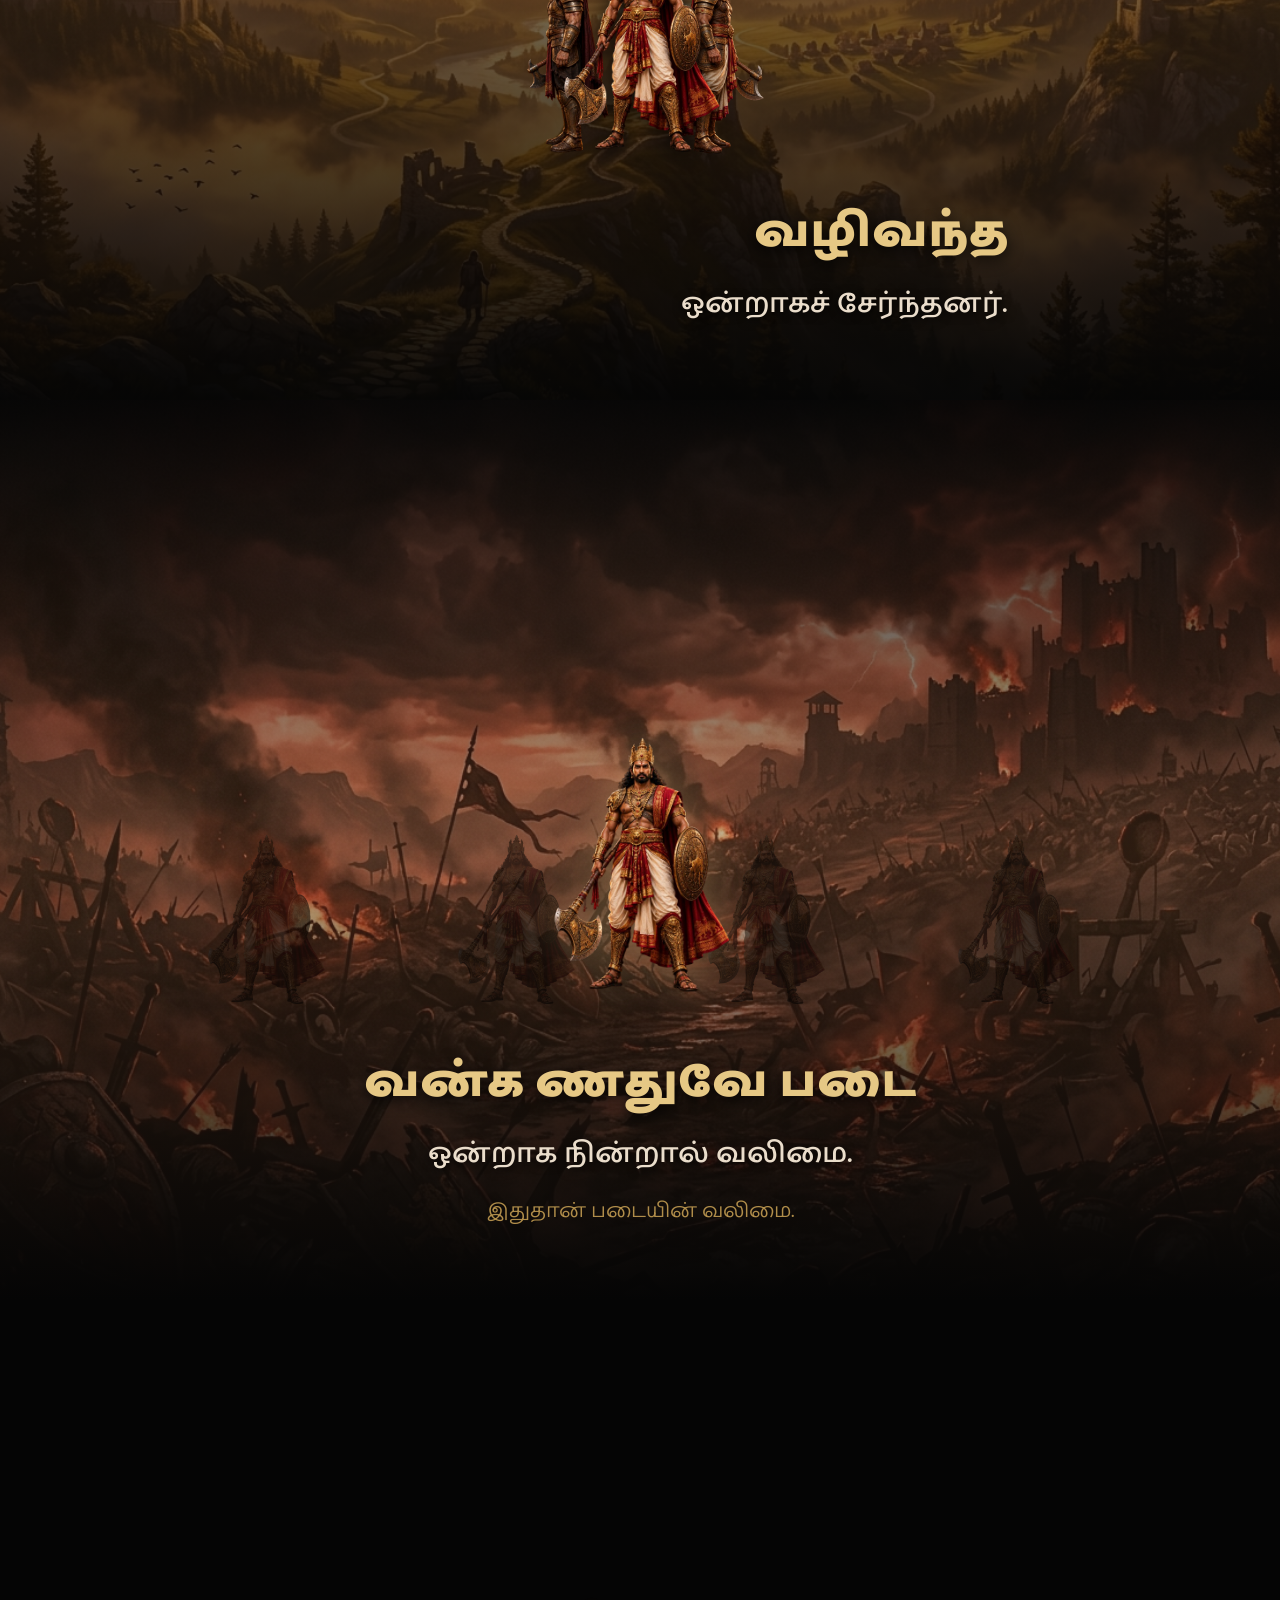
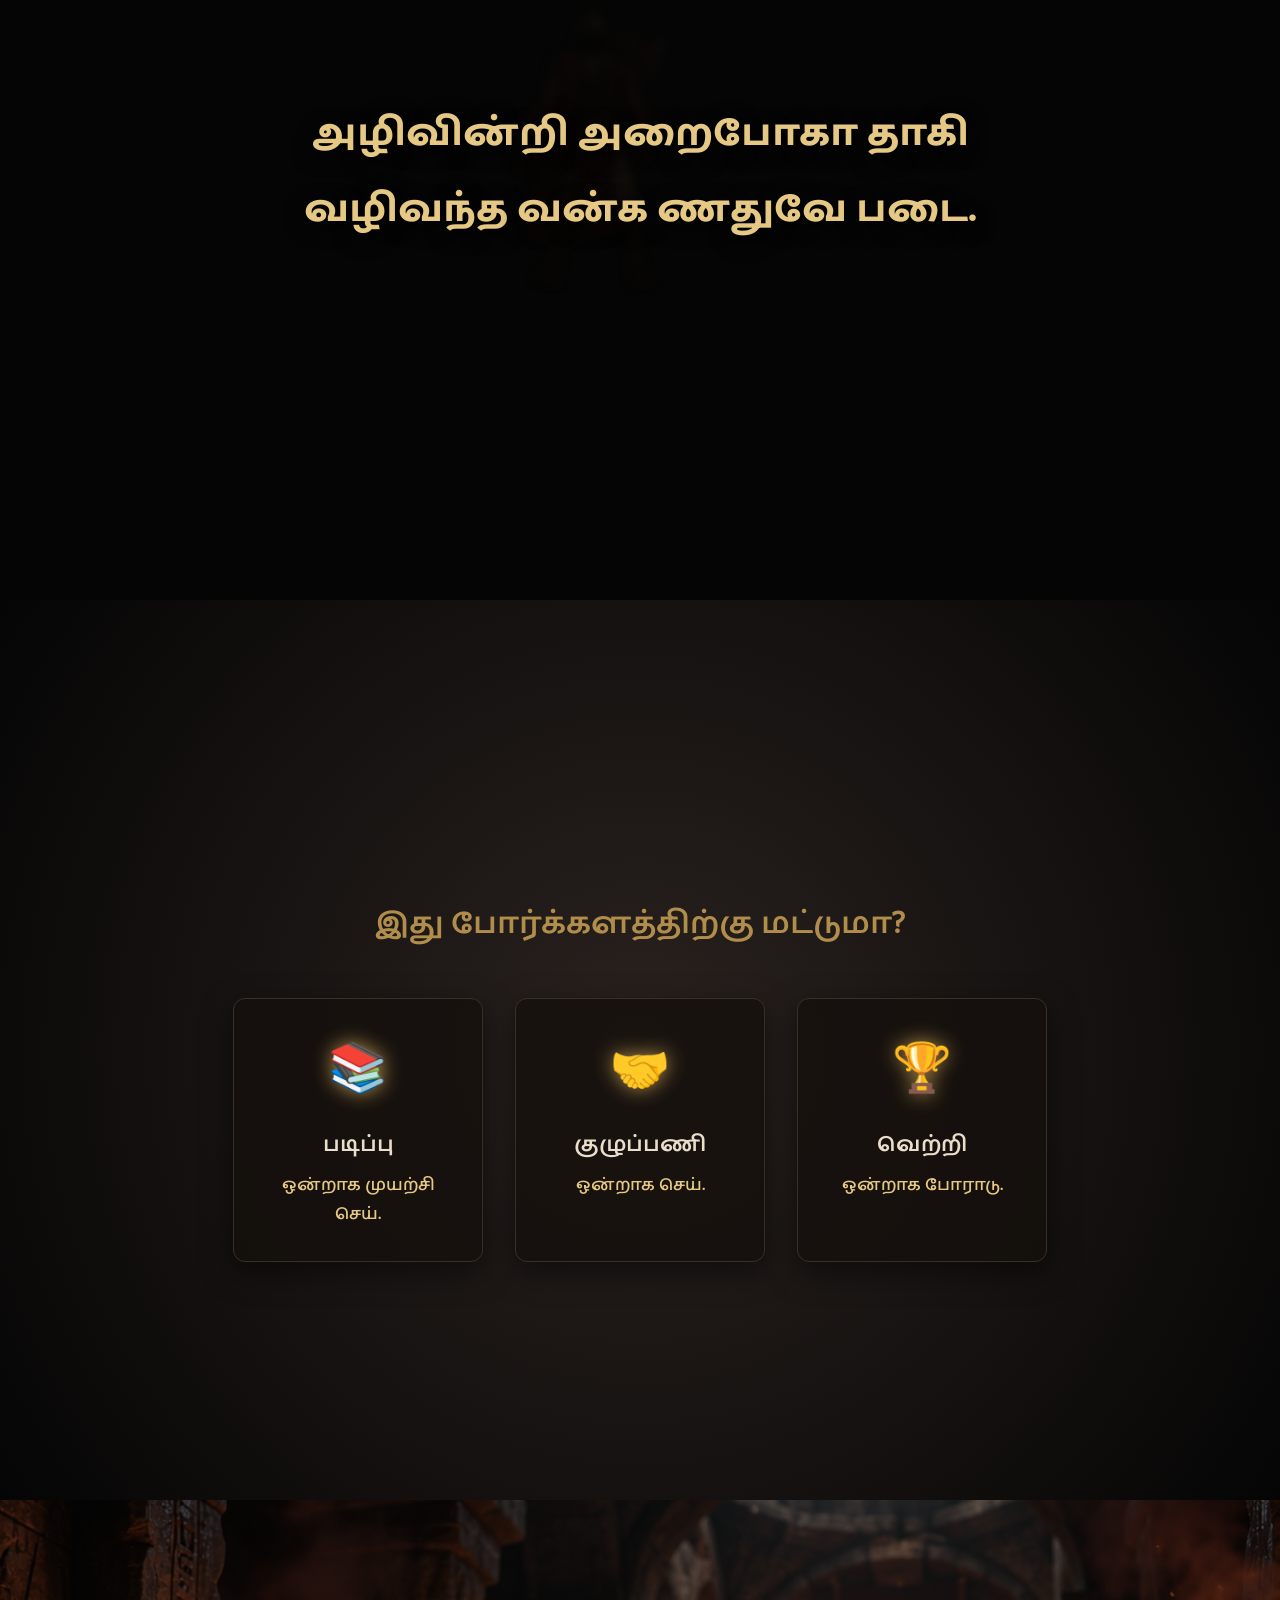
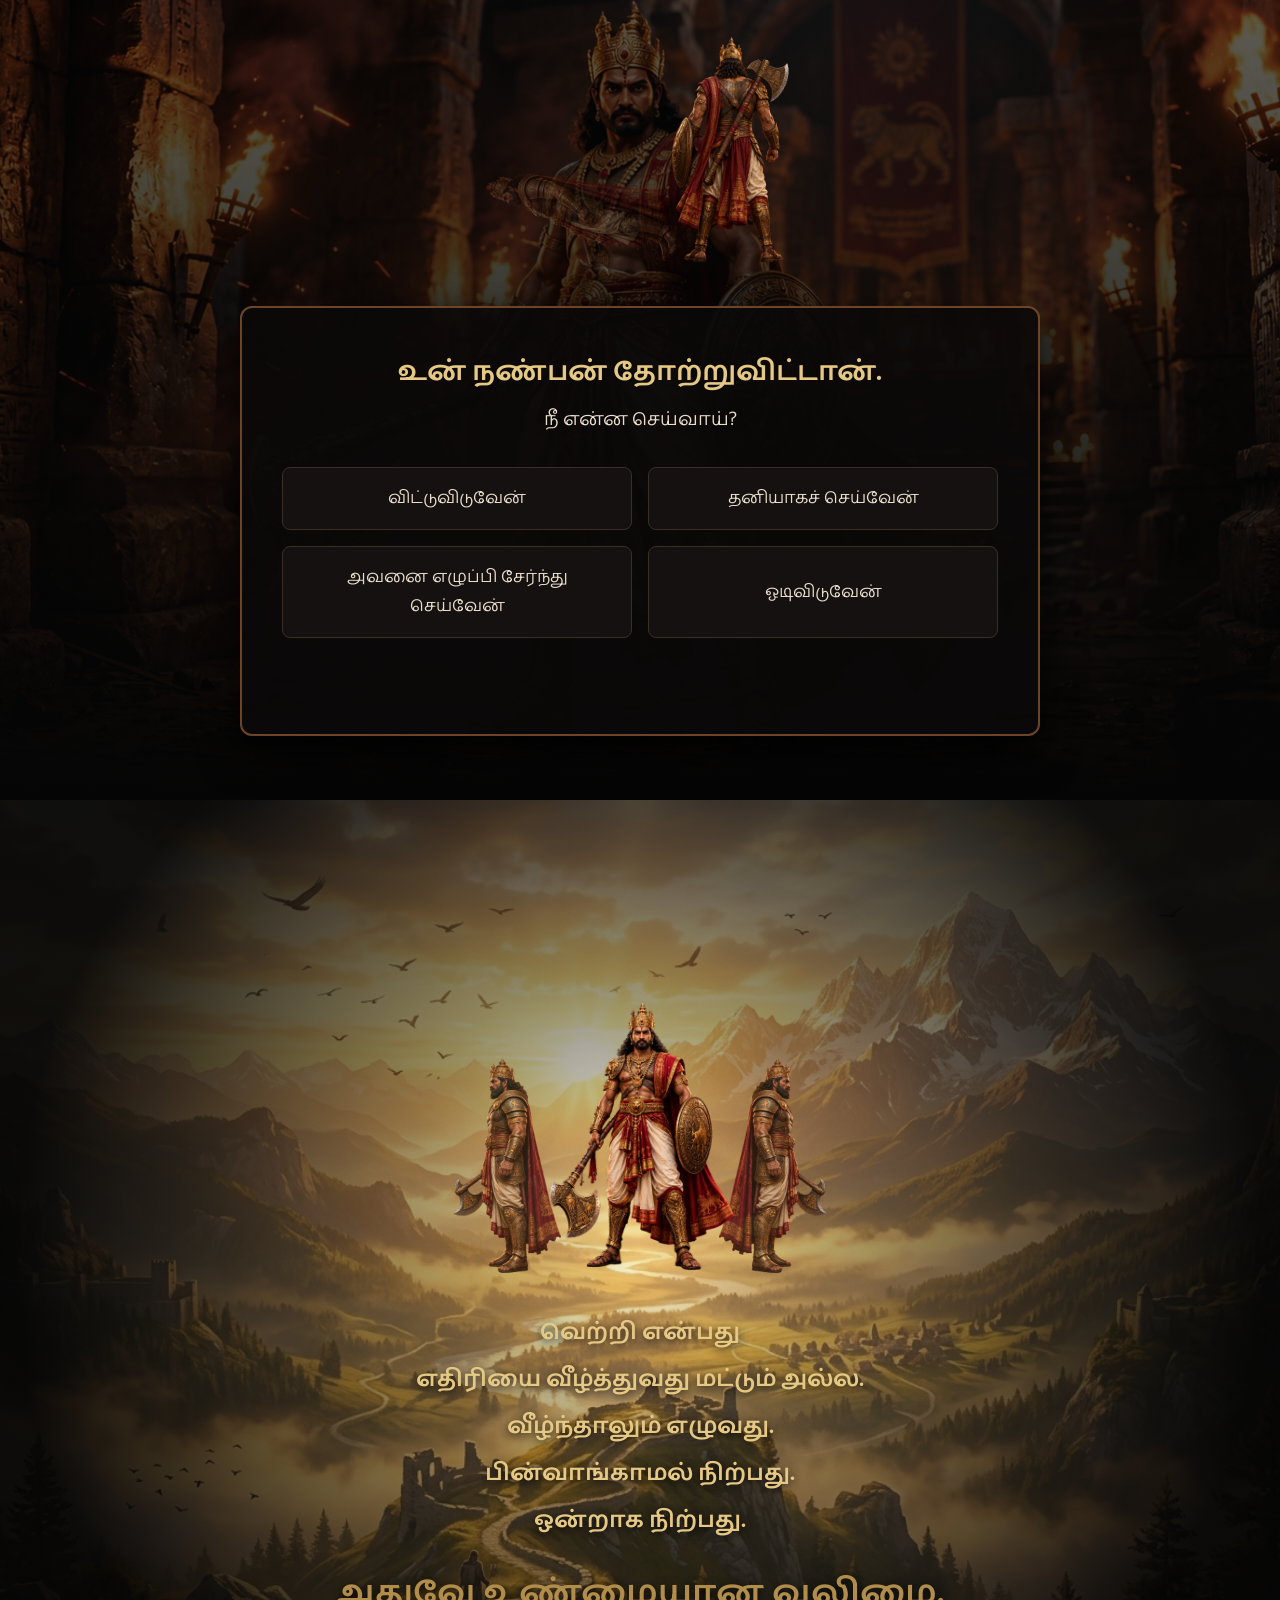
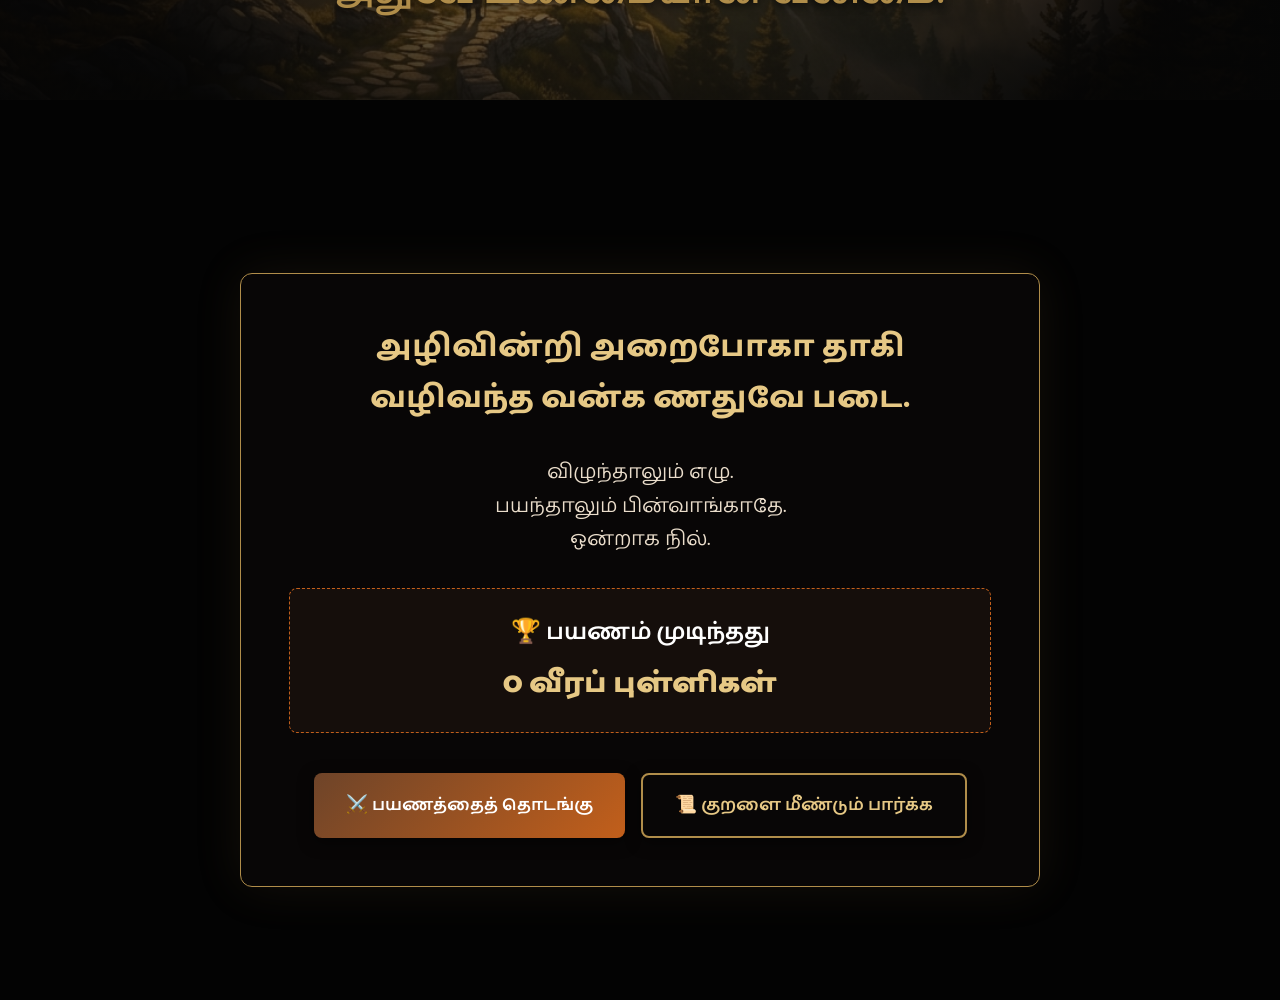
<file: modules/03-wisdom/index.html>
<!DOCTYPE html>
<html lang="ta">

<head>
  <meta charset="UTF-8">
  <meta name="viewport" content="width=device-width, initial-scale=1.0">
  <title>குறள் வீரப் பயணம் — அத்தியாயம் 3: ஞானம்</title>
  <link rel="preconnect" href="https://fonts.googleapis.com">
  <link rel="preconnect" href="https://fonts.gstatic.com" crossorigin>
  <link
    href="https://fonts.googleapis.com/css2?family=Catamaran:wght@400;600;700;800;900&family=Mukta+Malar:wght@400;600;700;800&display=swap"
    rel="stylesheet">
  <link rel="stylesheet" href="style.css">
</head>

<body class="bg-dark">

  <canvas id="particle-canvas"></canvas>
  <div class="ambient-light"></div>

  <header class="game-header">
    <div class="header-left">
      <span class="game-logo-icon">⚔️</span>
      <span class="game-title-sm">குறள் பயணம் — ஞானம்</span>
    </div>
    <div class="header-center">
      <div class="stage-progress-container">
        <div class="stage-progress-bar" id="progress-bar" style="width: 0%;"></div>
      </div>
      <span class="level-badge">அத்தியாயம் 03</span>
    </div>
    <div class="header-right">
      <button class="hud-icon-btn icon-btn" id="home-btn" aria-label="முகப்பு" title="முகப்பு">
        <span>🏠</span>
      </button>
      <div class="score-card">
        <span class="score-icon">🛡️</span>
        <span class="score-value" id="score-display">0</span>
      </div>
      <button class="icon-btn sound-btn" id="sound-btn" aria-label="ஒலி மாற்று">
        <span id="sound-icon">🔊</span>
      </button>
    </div>
  </header>

  <div id="floating-score-container"></div>

  <main class="story-scroll-container">

    <!-- Scene 17: அமைதி -->
    <section id="scene-17" class="cinematic-scene scene-17" data-index="0">
      <div class="scene-bg" style="background-image: url('../../assets/images/environments/battlefield_bg.jpg')"></div>
      <div class="scene-overlay dark-overlay"></div>
      <div class="smoke-layer"></div>

      <div class="warriors-silhouettes">
        <img src="../../assets/images/characters/warrior_side.png" class="warrior-standing w-side1" alt="">
        <img src="../../assets/images/characters/warrior_back.png" class="warrior-standing w-main" alt="Warrior">
        <img src="../../assets/images/characters/warrior_side.png" class="warrior-standing w-side2" alt="">
      </div>

      <div class="text-sequence-container">
        <h2 class="cinematic-text text-1">போர் முடிந்தது.</h2>
        <h2 class="cinematic-text text-2">இப்போது... குறளின் உண்மையைப் பார்ப்போம்.</h2>
      </div>

      <div class="scroll-indicator">
        <span>கீழே செல்லவும்</span>
        <div class="arrow-down">↓</div>
      </div>
    </section>

    <!-- Scene 18-1: அழிவின்றி -->
    <section id="scene-18-1" class="cinematic-scene scene-18-1" data-index="1">
      <div class="scene-bg" style="background-image: url('../../assets/images/environments/mountain_snow_bg.jpg')">
      </div>
      <div class="scene-overlay vignette-overlay"></div>

      <div class="concept-text right-align">
        <h1 class="kural-word">அழிவின்றி</h1>
        <h2 class="kural-meaning">விழுந்தாலும் எழு.</h2>
      </div>
    </section>

    <!-- Scene 18-2: அறைபோகா தாகி -->
    <section id="scene-18-2" class="cinematic-scene scene-18-2" data-index="2">
      <div class="scene-bg" style="background-image: url('../../assets/images/environments/temple_bg.png')"></div>
      <div class="scene-overlay fire-overlay"></div>

      <div class="action-container parallax-container">
        <div class="enemy-army">
          <img src="../../assets/images/enemies/enemy_warrior.png" class="enemy-warrior-silhouette" alt="">
          <img src="../../assets/images/enemies/enemy_boss.png" class="enemy-boss-silhouette" alt="Enemy Boss">
          <img src="../../assets/images/enemies/enemy_warrior.png" class="enemy-warrior-silhouette"
            style="transform: scaleX(-1)" alt="">
        </div>
        <img src="../../assets/images/characters/warrior_battle.png" class="warrior-brave" id="anim-warrior-2"
          alt="Brave Warrior">
      </div>

      <div class="concept-text">
        <h1 class="kural-word">அறைபோகா தாகி</h1>
        <h2 class="kural-meaning">பயந்து ஓடாதே.</h2>
      </div>
    </section>

    <!-- Scene 18-3: வழிவந்த -->
    <section id="scene-18-3" class="cinematic-scene scene-18-3" data-index="3">
      <div class="scene-bg" style="background-image: url('../../assets/images/environments/sunrise_bg.jpg')"></div>
      <div class="scene-overlay warm-overlay"></div>

      <div class="action-container group-container">
        <img src="../../assets/images/characters/allies/ally-shield-idle.png" class="warrior-ally w-left" alt="Ally">
        <img src="../../assets/images/characters/warrior_front.png" class="warrior-ally w-center" alt="Main Warrior">
        <img src="../../assets/images/characters/warrior_side.png" class="warrior-ally w-right" alt="Ally"
          style="transform: scaleX(-1)">
      </div>

      <div class="concept-text right-align">
        <h1 class="kural-word">வழிவந்த</h1>
        <h2 class="kural-meaning">ஒன்றாகச் சேர்ந்தனர்.</h2>
      </div>
    </section>

    <!-- Scene 18-4: வன்க ணதுவே படை -->
    <section id="scene-18-4" class="cinematic-scene scene-18-4" data-index="4">
      <div class="scene-bg" style="background-image: url('../../assets/images/environments/battlefield_bg.jpg')"></div>
      <div class="scene-overlay majestic-overlay"></div>
      <div class="smoke-layer"></div>

      <div class="action-container army-container">
        <div class="bg-army">
          <img src="../../assets/images/characters/warrior_front.png" alt="">
          <img src="../../assets/images/characters/warrior_front.png" alt="">
          <img src="../../assets/images/characters/warrior_front.png" alt="">
          <img src="../../assets/images/characters/warrior_front.png" alt="">
        </div>
        <div class="fg-army">
          <img src="../../assets/images/characters/warrior_front.png" class="army-leader" alt="Leader">
        </div>
      </div>

      <div class="concept-text">
        <h1 class="kural-word">வன்க ணதுவே படை</h1>
        <h2 class="kural-meaning">ஒன்றாக நின்றால் வலிமை.</h2>
        <h3 class="kural-sub-meaning">இதுதான் படையின் வலிமை.</h3>
      </div>
    </section>

    <!-- Scene 19: FULL KURAL REVEAL -->
    <section id="scene-19" class="cinematic-scene scene-19" data-index="5">
      <div class="scene-bg dark-bg"></div>
      <div class="smoke-layer"></div>
      <div class="faint-warrior-bg" style="background-image: url('../../assets/images/characters/warrior_back.png')">
      </div>

      <div class="full-kural-container">
        <div class="kural-line k-line-1">
          <span class="kw-1">அழிவின்றி</span> <span class="kw-2">அறைபோகா தாகி</span>
        </div>
        <div class="kural-line k-line-2">
          <span class="kw-3">வழிவந்த</span> <span class="kw-4">வன்க ணதுவே படை.</span>
        </div>
      </div>
    </section>

    <!-- Scene 20: நிஜ வாழ்க்கை -->
    <section id="scene-20" class="cinematic-scene scene-20" data-index="6">
      <div class="scene-bg white-transition-bg"></div>

      <div class="modern-life-container">
        <h2 class="section-title">இது போர்க்களத்திற்கு மட்டுமா?</h2>

        <div class="life-examples">
          <div class="life-card ex-1">
            <div class="icon-ring">📚</div>
            <h3>படிப்பு</h3>
            <p>ஒன்றாக முயற்சி செய்.</p>
          </div>
          <div class="life-card ex-2">
            <div class="icon-ring">🤝</div>
            <h3>குழுப்பணி</h3>
            <p>ஒன்றாக செய்.</p>
          </div>
          <div class="life-card ex-3">
            <div class="icon-ring">🏆</div>
            <h3>வெற்றி</h3>
            <p>ஒன்றாக போராடு.</p>
          </div>
        </div>
      </div>
    </section>

    <!-- Scene 21: FINAL CHALLENGE -->
    <section id="scene-21" class="cinematic-scene scene-21 interactive-scene" data-index="7">
      <div class="scene-bg" style="background-image: url('../../assets/images/environments/temple_bg.png')"></div>
      <div class="scene-overlay dark-overlay"></div>

      <div class="challenge-arena">
        <div class="challenge-visual">
          <img src="../../assets/images/characters/warrior_side.png" class="friend-fallen" id="challenge-friend"
            alt="Fallen Friend">
          <img src="../../assets/images/characters/warrior_back.png" class="player-character" id="challenge-player"
            alt="Player">
        </div>

        <div class="challenge-ui">
          <h2 class="challenge-q">உன் நண்பன் தோற்றுவிட்டான்.</h2>
          <h3 class="challenge-sub">நீ என்ன செய்வாய்?</h3>

          <div class="options-grid" id="challenge-options">
            <button class="choice-btn" data-correct="false">விட்டுவிடுவேன்</button>
            <button class="choice-btn" data-correct="false">தனியாகச் செய்வேன்</button>
            <button class="choice-btn" id="correct-btn" data-correct="true">அவனை எழுப்பி சேர்ந்து செய்வேன்</button>
            <button class="choice-btn" data-correct="false">ஓடிவிடுவேன்</button>
          </div>

          <div class="feedback-msg" id="challenge-feedback"></div>
        </div>
      </div>
    </section>

    <!-- Scene 22: VICTORY -->
    <section id="scene-22" class="cinematic-scene scene-22 hidden" data-index="8">
      <div class="scene-bg" style="background-image: url('../../assets/images/environments/sunrise_bg.jpg')"></div>
      <div class="scene-overlay golden-overlay"></div>
      <div class="smoke-layer"></div>

      <div class="action-container" style="flex-direction: column;">
        <div class="victory-characters">
          <img src="../../assets/images/characters/warrior_side.png" class="vic-ally-1" alt="Ally">
          <img src="../../assets/images/characters/warrior_front.png" class="vic-main" alt="Main">
          <img src="../../assets/images/characters/warrior_side.png" class="vic-ally-2" alt="Ally">
        </div>

        <div class="victory-messages">
          <h2 class="vm vm-1">வெற்றி என்பது</h2>
          <h2 class="vm vm-2">எதிரியை வீழ்த்துவது மட்டும் அல்ல.</h2>
          <h2 class="vm vm-3">வீழ்ந்தாலும் எழுவது.</h2>
          <h2 class="vm vm-4">பின்வாங்காமல் நிற்பது.</h2>
          <h2 class="vm vm-5">ஒன்றாக நிற்பது.</h2>
          <h1 class="vm vm-6">அதுவே உண்மையான வலிமை.</h1>
        </div>
      </div>
    </section>

    <!-- Scene 23: FINAL KURAL -->
    <section id="scene-23" class="cinematic-scene scene-23 hidden" data-index="9">
      <div class="scene-bg dark-bg-particles"></div>
      <div class="ambient-light"></div>

      <div class="final-card">
        <div class="final-kural-block">
          <p>அழிவின்றி அறைபோகா தாகி</p>
          <p>வழிவந்த வன்க ணதுவே படை.</p>
        </div>

        <div class="final-meaning-block">
          <p>விழுந்தாலும் எழு.</p>
          <p>பயந்தாலும் பின்வாங்காதே.</p>
          <p>ஒன்றாக நில்.</p>
        </div>

        <div class="final-reward">
          <h2 class="reward-title">🏆 பயணம் முடிந்தது</h2>
          <div class="final-score-box">
            <span id="final-score-display">0</span> வீரப் புள்ளிகள்
          </div>
        </div>

        <div class="final-actions">
          <button class="game-btn" id="btn-restart">⚔️ பயணத்தைத் தொடங்கு</button>
          <button class="game-btn outline" id="btn-review">📜 குறளை மீண்டும் பார்க்க</button>
        </div>
      </div>
    </section>

  </main>

  <script src="script.js"></script>
</body>

</html>
</file>
<file: modules/01-journey/style.css>
/* ==========================================================================
   MODULE 01 — JOURNEY EXTREME CINEMATIC STYLES & POLISH
   Visual Direction: Original Ancient Mythological AAA Game Atmosphere
   ========================================================================== */

:root {
  --bg-dark: #080808;
  --bg-card: #111111;
  --bg-stone: #1A1512;
  --stone-border: #30251D;
  --brown-accent: #5A3A25;
  --red-deep: #8B2E1E;
  --red-bright: #B84320;
  --orange-ember: #D77A27;
  --gold-accent: #D6B36A;
  --gold-bright: #F1D7A0;
  --text-light: #F1D7A0;
  --text-muted: #D6B36A;
  --text-white: #FFFFFF;

  --font-main: 'Catamaran', 'Mukta Malar', system-ui, sans-serif;
  --font-heading: 'Mukta Malar', 'Catamaran', system-ui, sans-serif;
}

* {
  box-sizing: border-box;
  margin: 0;
  padding: 0;
  -webkit-tap-highlight-color: transparent;
}

html,
body {
  width: 100%;
  min-height: 100svh;
  background-color: var(--bg-dark);
  color: var(--text-light);
  font-family: var(--font-main);
  overflow-x: hidden;
  overflow-y: auto;
}

/* Canvas & Overlays */
#particle-canvas {
  position: fixed;
  top: 0;
  left: 0;
  width: 100%;
  height: 100%;
  pointer-events: none;
  z-index: 2;
}

.cinematic-vignette {
  position: fixed;
  top: 0;
  left: 0;
  width: 100%;
  height: 100%;
  pointer-events: none;
  background: radial-gradient(circle at center, transparent 35%, rgba(0, 0, 0, 0.88) 100%);
  z-index: 3;
}

.lighting-sweep-overlay {
  position: fixed;
  top: 0;
  left: 0;
  width: 100%;
  height: 100%;
  pointer-events: none;
  background: linear-gradient(135deg, rgba(215, 122, 39, 0.08) 0%, transparent 60%);
  z-index: 3;
}

.lightning-flash-layer {
  position: fixed;
  top: 0;
  left: 0;
  width: 100%;
  height: 100%;
  pointer-events: none;
  background: rgba(255, 255, 255, 0.9);
  opacity: 0;
  z-index: 9;
  transition: opacity 80ms ease-out;
}

.lightning-flash-layer.lightning {
  opacity: 0.85;
}

#app-wrapper {
  position: relative;
  width: 100%;
  min-height: 100svh;
  display: flex;
  flex-direction: column;
  z-index: 4;
}

/* HUD Header Bar */
.game-hud-header {
  display: flex;
  align-items: center;
  justify-content: space-between;
  padding: 1rem 1.5rem;
  background: linear-gradient(180deg, rgba(16, 12, 10, 0.95) 0%, rgba(8, 8, 8, 0) 100%);
  border-bottom: 1px solid rgba(214, 179, 106, 0.15);
  backdrop-filter: blur(8px);
  position: sticky;
  top: 0;
  z-index: 10;
}

.hud-left {
  display: flex;
  align-items: center;
  gap: 0.5rem;
}

.hud-icon {
  font-size: 1.4rem;
}

.hud-title {
  font-size: 1.1rem;
  font-weight: 700;
  color: var(--gold-bright);
  letter-spacing: 0.5px;
}

.hud-center {
  display: flex;
  align-items: center;
  gap: 1rem;
}

.progress-track {
  width: 140px;
  height: 8px;
  background: rgba(48, 37, 29, 0.8);
  border-radius: 4px;
  overflow: hidden;
  border: 1px solid rgba(214, 179, 106, 0.2);
}

.progress-fill {
  height: 100%;
  background: linear-gradient(90deg, var(--red-bright), var(--orange-ember));
  transition: width 400ms ease;
}

.chapter-badge {
  font-size: 0.85rem;
  background: rgba(215, 122, 39, 0.15);
  border: 1px solid var(--orange-ember);
  color: var(--gold-bright);
  padding: 0.2rem 0.6rem;
  border-radius: 4px;
}

.hud-right {
  display: flex;
  align-items: center;
  gap: 1rem;
}

.score-pill {
  display: flex;
  align-items: center;
  gap: 0.4rem;
  background: rgba(26, 21, 18, 0.9);
  border: 1px solid var(--stone-border);
  padding: 0.3rem 0.8rem;
  border-radius: 20px;
  font-weight: 700;
  color: var(--gold-bright);
}

.hud-icon-btn {
  background: rgba(26, 21, 18, 0.9);
  border: 1px solid var(--stone-border);
  color: var(--gold-bright);
  width: 38px;
  height: 38px;
  border-radius: 50%;
  cursor: pointer;
  display: flex;
  align-items: center;
  justify-content: center;
  font-size: 1.1rem;
  transition: transform 180ms ease, background-color 180ms ease;
}

.hud-icon-btn:hover {
  transform: scale(1.05);
  background: var(--brown-accent);
}

/* Viewport Stage */
.viewport-stage {
  flex: 1;
  position: relative;
  width: 100%;
  min-height: calc(100svh - 70px);
  display: flex;
  align-items: center;
  justify-content: center;
}

.game-scene {
  position: absolute;
  top: 0;
  left: 0;
  width: 100%;
  height: 100%;
  display: flex;
  flex-direction: column;
  align-items: center;
  justify-content: center;
  padding: 2rem 1.5rem;
  opacity: 0;
  visibility: hidden;
  transition: opacity 600ms ease, visibility 600ms ease;
}

.game-scene.active-scene {
  opacity: 1;
  visibility: visible;
}

/* 2.5D Parallax Layering System */
.parallax-bg-layer {
  position: absolute;
  top: 0;
  left: 0;
  width: 100%;
  height: 100%;
  background-size: cover;
  background-position: center;
  z-index: 1;
  filter: brightness(0.4) contrast(1.1);
  transform: scale(1.05);
  transition: transform 10s ease-out;
}

.bg-temple-img {
  background-image: url('../../assets/images/temple_bg.png');
}

.bg-mountain-img {
  background-image: url('../../assets/images/mountain_snow_bg.jpg');
}

.bg-battlefield-img {
  background-image: url('../../assets/images/battlefield_bg.jpg');
}

.parallax-mid-layer {
  position: absolute;
  top: 0;
  left: 0;
  width: 100%;
  height: 100%;
  z-index: 2;
  pointer-events: none;
}

.smoke-mist-layer {
  background: radial-gradient(circle at bottom, rgba(215, 122, 39, 0.15) 0%, transparent 70%);
  animation: pulseMist 6s ease-in-out infinite alternate;
}

.fog-moving-layer {
  background: linear-gradient(90deg, transparent 0%, rgba(255, 255, 255, 0.05) 50%, transparent 100%);
  animation: moveFog 15s linear infinite;
}

@keyframes pulseMist {
  0% {
    opacity: 0.3;
    transform: scale(1);
  }

  100% {
    opacity: 0.7;
    transform: scale(1.08);
  }
}

@keyframes moveFog {
  0% {
    transform: translateX(-20%);
  }

  100% {
    transform: translateX(20%);
  }
}

/* Cinematic Content */
.scene-cinematic-content {
  position: relative;
  z-index: 5;
  width: 100%;
  max-width: 900px;
  display: flex;
  flex-direction: column;
  align-items: center;
  text-align: center;
  gap: 1.5rem;
}

.kural-header-badge {
  background: rgba(26, 21, 18, 0.85);
  border: 1px solid var(--stone-border);
  padding: 1.2rem 2rem;
  border-radius: 8px;
  box-shadow: 0 10px 30px rgba(0, 0, 0, 0.8);
  backdrop-filter: blur(6px);
}

.kural-sub-title {
  font-size: 0.9rem;
  color: var(--orange-ember);
  text-transform: uppercase;
  letter-spacing: 2px;
  margin-bottom: 0.3rem;
}

.kural-main-heading {
  font-family: var(--font-heading);
  font-size: 1.5rem;
  line-height: 1.6;
  color: var(--gold-bright);
}

/* Character Containers & Footstep Effects */
.stage-hero-container {
  position: relative;
  width: 220px;
  height: 280px;
  display: flex;
  align-items: center;
  justify-content: center;
  transition: transform 600ms cubic-bezier(0.25, 1, 0.5, 1);
}

.distant-silhouette {
  filter: brightness(0.2) contrast(1.5) drop-shadow(0 0 15px rgba(215, 122, 39, 0.3));
}

.hero-aura-glow {
  position: absolute;
  width: 180px;
  height: 180px;
  background: radial-gradient(circle, rgba(215, 122, 39, 0.3) 0%, transparent 70%);
  filter: blur(20px);
  animation: auraPulse 3s infinite alternate;
}

@keyframes auraPulse {
  0% {
    transform: scale(0.9);
    opacity: 0.4;
  }

  100% {
    transform: scale(1.15);
    opacity: 0.8;
  }
}

.warrior-render-img,
.enemy-render-img {
  max-width: 100%;
  max-height: 100%;
  object-fit: contain;
  filter: drop-shadow(0 10px 20px rgba(0, 0, 0, 0.9));
  transition: transform 400ms cubic-bezier(0.25, 1, 0.5, 1), opacity 400ms ease;
}

.walking-animation {
  animation: gentleBob 1.5s ease-in-out infinite alternate;
}

@keyframes gentleBob {
  0% {
    transform: translateY(0);
  }

  100% {
    transform: translateY(-8px);
  }
}

.footstep-dust-effect {
  position: absolute;
  bottom: 10px;
  left: 50%;
  transform: translateX(-50%);
  font-size: 1.5rem;
  opacity: 0;
  transition: opacity 300ms ease, transform 300ms ease;
}

.footstep-dust-effect.puff {
  opacity: 0.7;
  transform: translate(-50%, -15px) scale(1.3);
}

.combat-duo-container {
  display: flex;
  align-items: center;
  justify-content: center;
  gap: 3rem;
  width: 100%;
  min-height: 240px;
}

.warrior-combat-box,
.enemy-combat-box {
  width: 180px;
  height: 240px;
  display: flex;
  align-items: center;
  justify-content: center;
  transition: transform 400ms ease;
}

.vs-divider-icon {
  font-size: 2.2rem;
  color: var(--orange-ember);
  animation: spinVs 4s linear infinite;
}

/* Dialogue Cards */
.cinematic-dialogue-card {
  background: rgba(17, 17, 17, 0.9);
  border: 1px solid var(--stone-border);
  padding: 1.2rem 2rem;
  border-radius: 8px;
  width: 100%;
  max-width: 650px;
  box-shadow: 0 12px 32px rgba(0, 0, 0, 0.85);
}

.dialogue-line {
  font-size: 1.3rem;
  font-weight: 600;
  color: var(--text-light);
  margin-bottom: 0.4rem;
}

.gold-text {
  color: var(--gold-bright);
}

.scene-heading-title {
  font-family: var(--font-heading);
  font-size: 1.6rem;
  color: var(--gold-bright);
  margin-bottom: 0.4rem;
}

.gold-glow-title { text-shadow: 0 0 12px var(--orange-ember); }
.subtitle-desc { font-size: 1.05rem; color: var(--text-muted); }

/* FLICKER-FREE BUTTON SYSTEM */
.scene-interactive-actions {
  display: flex;
  gap: 1.2rem;
  justify-content: center;
  width: 100%;
  margin-top: 0.5rem;
}

.action-game-btn {
  font-family: var(--font-main);
  font-size: 1.15rem;
  font-weight: 800;
  padding: 0.9rem 2rem;
  border-radius: 6px;
  cursor: pointer;
  min-height: 48px;
  min-width: 200px;
  border: 1px solid var(--gold-accent);
  color: var(--text-white);
  background: linear-gradient(180deg, var(--brown-accent) 0%, var(--bg-stone) 100%);
  box-shadow: 0 6px 18px rgba(0, 0, 0, 0.6);
  transition: transform 180ms ease, opacity 180ms ease, box-shadow 180ms ease, background-color 180ms ease;
  display: inline-flex;
  align-items: center;
  justify-content: center;
  gap: 0.6rem;
  text-decoration: none;
}

.action-game-btn:hover {
  transform: translateY(-2px) scale(1.02);
  box-shadow: 0 10px 25px rgba(215, 122, 39, 0.4);
}

.action-game-btn:active { transform: scale(0.97); }
.action-game-btn:focus-visible { outline: 2px solid var(--gold-bright); outline-offset: 4px; }

.glow-ember {
  background: linear-gradient(180deg, var(--orange-ember) 0%, var(--red-deep) 100%);
  border-color: var(--gold-bright);
}

.glow-red {
  background: linear-gradient(180deg, var(--red-bright) 0%, var(--red-deep) 100%);
  border-color: var(--orange-ember);
}

.btn-secondary {
  background: linear-gradient(180deg, #2A221C 0%, #15100C 100%);
  border-color: var(--stone-border);
  color: var(--text-muted);
}

.pulse-btn { animation: pulseGlow 2s infinite alternate; }

@keyframes pulseGlow {
  0% {
    box-shadow: 0 0 10px rgba(215, 122, 39, 0.3);
  }

  100% {
    box-shadow: 0 0 25px rgba(215, 122, 39, 0.8);
  }
}

/* Combat Clash Scene 4 */
.combat-clash-container {
  display: flex;
  align-items: center;
  justify-content: center;
  gap: 1.5rem;
  width: 100%;
  height: 250px;
  position: relative;
}

.clash-warrior { transform: translateX(-40px); transition: transform 300ms ease; }
.clash-enemy { transform: translateX(40px); transition: transform 300ms ease; }

.clash-spark-effect {
  position: absolute;
  font-size: 4rem;
  opacity: 0;
  transition: opacity 200ms ease, transform 200ms ease;
}

.clash-spark-effect.active {
  opacity: 1;
  transform: scale(1.4);
}

.impact-flash-layer {
  position: absolute;
  top: 0;
  left: 0;
  width: 100%;
  height: 100%;
  background: #FFFFFF;
  opacity: 0;
  pointer-events: none;
  z-index: 8;
  transition: opacity 100ms ease-out;
}

.impact-flash-layer.flash { opacity: 0.85; }

/* Camera Shake Effect */
.camera-shake {
  animation: shakeViewport 300ms cubic-bezier(0.36, 0.07, 0.19, 0.97) both;
}

@keyframes shakeViewport {

  10%,
  90% {
    transform: translate3d(-2px, 0, 0);
  }

  20%,
  80% {
    transform: translate3d(4px, 0, 0);
  }

  30%,
  50%,
  70% {
    transform: translate3d(-8px, 0, 0);
  }

  40%,
  60% {
    transform: translate3d(8px, 0, 0);
  }
}

/* Helper Utilities */
.hidden {
  display: none !important;
}

.hidden-scene {
  display: none !important;
  opacity: 0;
}

/* Comprehensive Responsive Design System */
@media (min-width: 1400px) {
  .scene-cinematic-content {
    max-width: 1100px;
  }
  .kural-main-heading {
    font-size: 2rem;
  }
  .stage-hero-container {
    width: 280px;
    height: 350px;
  }
}

@media (max-width: 768px) {
  .game-hud-header {
    padding: 0.6rem 1rem;
  }
  .kural-header-badge {
    padding: 0.9rem 1.2rem;
  }
  .kural-main-heading {
    font-size: 1.35rem;
  }
  .stage-hero-container {
    width: 180px;
    height: 230px;
  }
  .cinematic-dialogue-card {
    padding: 1rem 1.2rem;
  }
  .dialogue-line {
    font-size: 1.15rem;
  }
}

@media (max-width: 480px) {
  .game-hud-header {
    padding: 0.5rem 0.75rem;
  }

  .hud-title {
    font-size: 0.85rem;
  }

  .chapter-badge {
    display: none;
  }

  .progress-track {
    width: 75px;
  }

  .kural-main-heading {
    font-size: 1.15rem;
  }

  .combat-duo-container {
    gap: 0.5rem;
    min-height: 180px;
  }

  .warrior-combat-box,
  .enemy-combat-box {
    width: 110px;
    height: 160px;
  }

  .vs-divider-icon {
    font-size: 1.6rem;
  }

  .scene-interactive-actions {
    flex-direction: column;
    align-items: center;
    gap: 0.8rem;
  }

  .action-game-btn {
    width: 100%;
    max-width: 100%;
    min-width: auto;
    font-size: 1.05rem;
    padding: 0.75rem 1rem;
  }
}

@media (max-width: 360px) {
  .hud-title {
    display: none;
  }
}
</file>
<file: modules/02-battle/style.css>
/* ==========================================================================
   MODULE 02 — BATTLE STYLES (EXTREME CINEMATIC COMBAT UPGRADE)
   ========================================================================== */

:root {
  --bg-dark: #080808;
  --bg-card: #111111;
  --bg-stone: #1A1512;
  --stone-border: #30251D;
  --brown-accent: #5A3A25;
  --red-deep: #8B2E1E;
  --red-bright: #B84320;
  --orange-ember: #D77A27;
  --gold-accent: #D6B36A;
  --gold-bright: #F1D7A0;
  --text-light: #F1D7A0;
  --font-family-ta: 'Catamaran', 'Mukta Malar', sans-serif;
  --header-height: 65px;
  --radius-md: 16px;
  --radius-lg: 24px;
}

*,
*::before,
*::after {
  box-sizing: border-box;
  margin: 0;
  padding: 0;
}

html {
  overflow-x: hidden;
  overflow-y: auto;
  scroll-behavior: smooth;
}

body {
  width: 100%;
  min-height: 100vh;
  background: var(--bg-dark);
  color: var(--text-light);
  font-family: var(--font-family-ta);
  user-select: none;
}

/* Low HP Red Vignette Overlay */
.low-hp-vignette {
  position: fixed;
  top: 0;
  left: 0;
  width: 100vw;
  height: 100vh;
  box-shadow: inset 0 0 100px rgba(255, 23, 68, 0.7);
  pointer-events: none;
  z-index: 80;
  opacity: 0;
  transition: opacity 0.5s ease;
}

.low-hp-vignette.active {
  opacity: 1;
  animation: pulseVignette 1.2s ease-in-out infinite alternate;
}

@keyframes pulseVignette {
  0% {
    box-shadow: inset 0 0 60px rgba(255, 23, 68, 0.5);
  }

  100% {
    box-shadow: inset 0 0 130px rgba(255, 23, 68, 0.9);
  }
}

/* Background Particle Canvas & Ambient Lighting */
#particle-canvas {
  position: fixed;
  top: 0;
  left: 0;
  width: 100vw;
  height: 100vh;
  pointer-events: none;
  z-index: 1;
}

.light-overlay {
  position: fixed;
  top: 0;
  left: 0;
  width: 100vw;
  height: 100vh;
  background: radial-gradient(circle at 50% 30%, rgba(215, 122, 39, 0.18) 0%, rgba(8, 8, 8, 0.92) 80%);
  pointer-events: none;
  z-index: 2;
}

#shake-wrapper {
  position: relative;
  z-index: 3;
  width: 100%;
  min-height: 100vh;
  transition: transform 0.05s ease-out;
}

/* Screen Shake Keyframes */
.shaking {
  animation: cameraShake 0.35s ease-in-out;
}

@keyframes cameraShake {
  0% {
    transform: translate(0, 0) rotate(0deg);
  }

  20% {
    transform: translate(-10px, 8px) rotate(-1.2deg);
  }

  40% {
    transform: translate(10px, -8px) rotate(1.2deg);
  }

  60% {
    transform: translate(-7px, -5px) rotate(-0.6deg);
  }

  80% {
    transform: translate(7px, 5px) rotate(0.6deg);
  }

  100% {
    transform: translate(0, 0) rotate(0deg);
  }
}

/* Fixed Game HUD Header */
.game-header {
  height: var(--header-height);
  background: rgba(17, 17, 17, 0.92);
  backdrop-filter: blur(14px);
  border-bottom: 2px solid var(--stone-border);
  display: flex;
  align-items: center;
  justify-content: space-between;
  padding: 0 1.5rem;
  position: fixed;
  top: 0;
  left: 0;
  width: 100%;
  z-index: 100;
  box-shadow: 0 4px 20px rgba(0, 0, 0, 0.7);
}

.header-left {
  display: flex;
  align-items: center;
  gap: 0.6rem;
}

.game-logo-icon {
  font-size: 1.6rem;
}

.game-title-sm {
  font-size: 1.2rem;
  font-weight: 800;
  color: var(--gold-bright);
}

.header-center {
  display: flex;
  align-items: center;
  gap: 1rem;
}

.stage-progress-container {
  width: 140px;
  height: 10px;
  background: var(--bg-stone);
  border-radius: 5px;
  overflow: hidden;
  border: 1px solid var(--stone-border);
}

.stage-progress-bar {
  height: 100%;
  background: linear-gradient(90deg, var(--red-deep), var(--orange-ember), var(--gold-accent));
  transition: width 0.4s ease;
}

.level-badge {
  font-size: 0.95rem;
  font-weight: 700;
  color: var(--gold-accent);
}

.header-right {
  display: flex;
  align-items: center;
  gap: 0.8rem;
}

.combo-badge-hud {
  background: linear-gradient(135deg, var(--red-deep), var(--orange-ember));
  border: 1px solid var(--gold-accent);
  color: var(--gold-bright);
  padding: 0.25rem 0.75rem;
  border-radius: 20px;
  font-size: 0.9rem;
  font-weight: 900;
  box-shadow: 0 0 12px var(--orange-ember);
  animation: pulseCombo 0.8s ease infinite alternate;
}

@keyframes pulseCombo {
  0% {
    transform: scale(1);
  }

  100% {
    transform: scale(1.06);
  }
}

.score-card {
  display: flex;
  align-items: center;
  gap: 0.4rem;
  background: rgba(48, 37, 29, 0.85);
  border: 1px solid var(--orange-ember);
  padding: 0.35rem 0.85rem;
  border-radius: 8px;
}

.score-value {
  font-size: 1.25rem;
  font-weight: 900;
  color: var(--gold-bright);
}

.icon-btn {
  background: var(--bg-stone);
  border: 1px solid var(--brown-accent);
  color: var(--gold-bright);
  padding: 0.35rem 0.7rem;
  border-radius: 8px;
  cursor: pointer;
  transition: transform 0.2s ease;
}

.icon-btn:hover {
  transform: scale(1.05);
}

/* Floating Score & Perfect Block Alerts */
#floating-score-container {
  position: fixed;
  top: 80px;
  right: 30px;
  z-index: 99;
  pointer-events: none;
}

.floating-score-item {
  font-size: 2.2rem;
  font-weight: 900;
  color: var(--gold-bright);
  text-shadow: 0 0 16px var(--orange-ember), 0 0 8px rgba(0, 0, 0, 0.9);
  animation: floatUpScore 1.3s cubic-bezier(0.18, 0.89, 0.32, 1.28) forwards;
}

@keyframes floatUpScore {
  0% {
    opacity: 1;
    transform: translateY(0) scale(0.8);
  }

  30% {
    opacity: 1;
    transform: translateY(-20px) scale(1.2);
  }

  100% {
    opacity: 0;
    transform: translateY(-55px) scale(1);
  }
}

.perfect-block-alert {
  position: fixed;
  top: 90px;
  left: 50%;
  transform: translateX(-50%);
  background: linear-gradient(135deg, #1B5E20, #4CAF50);
  border: 2px solid var(--gold-bright);
  color: #FFF;
  font-size: 1.4rem;
  font-weight: 900;
  padding: 0.4rem 1.4rem;
  border-radius: 30px;
  box-shadow: 0 0 25px #4CAF50;
  z-index: 95;
  pointer-events: none;
  animation: popAlert 1s ease forwards;
}

@keyframes popAlert {
  0% {
    opacity: 0;
    transform: translate(-50%, -20px) scale(0.7);
  }

  20% {
    opacity: 1;
    transform: translate(-50%, 0) scale(1.1);
  }

  80% {
    opacity: 1;
    transform: translate(-50%, 0) scale(1);
  }

  100% {
    opacity: 0;
    transform: translate(-50%, -30px) scale(0.9);
  }
}

/* Scroll Container & Scenes */
.story-scroll-container {
  width: 100%;
  padding-top: var(--header-height);
}

.story-scene-section {
  min-height: calc(100vh - var(--header-height));
  width: 100%;
  position: relative;
  display: flex;
  align-items: center;
  justify-content: center;
  overflow: hidden;
  padding: 1.5rem;
}

.scene-environment-layer {
  position: absolute;
  top: 0;
  left: 0;
  width: 100%;
  height: 100%;
  z-index: 1;
}

.bg-env-image {
  width: 100%;
  height: 100%;
  background-image: linear-gradient(180deg, rgba(139, 46, 30, 0.35) 0%, rgba(8, 8, 8, 0.92) 100%), url('../../assets/images/environments/battlefield_bg.jpg');
  background-size: cover;
  background-position: center;
}

.distant-smoke-layer {
  position: absolute;
  top: 0;
  left: 0;
  width: 100%;
  height: 100%;
  background: radial-gradient(circle at 40% 40%, rgba(215, 122, 39, 0.22) 0%, transparent 65%);
}

.dark-defeat-overlay {
  position: absolute;
  top: 0;
  left: 0;
  width: 100%;
  height: 100%;
  background: rgba(0, 0, 0, 0.82);
  transition: opacity 0.8s ease;
}

.boss-red-fog {
  position: absolute;
  top: 0;
  left: 0;
  width: 100%;
  height: 100%;
  background: radial-gradient(circle at 70% 30%, rgba(184, 67, 32, 0.35) 0%, rgba(8, 8, 8, 0.95) 75%);
}

/* Scene Content Overlay & Battle Windows */
.scene-content-overlay {
  position: relative;
  z-index: 10;
  width: 100%;
  max-width: 960px;
  display: flex;
  flex-direction: column;
  align-items: center;
  justify-content: space-between;
  min-height: calc(100vh - var(--header-height) - 3rem);
}

.battle-card-window {
  width: 100%;
  background: rgba(26, 21, 18, 0.88);
  border: 2px solid var(--brown-accent);
  border-radius: var(--radius-lg);
  padding: 1.25rem 1.5rem;
  display: flex;
  flex-direction: column;
  align-items: center;
  box-shadow: 0 15px 35px rgba(0, 0, 0, 0.85);
}

/* HP HUD */
.battle-health-hud {
  display: flex;
  justify-content: space-between;
  width: 100%;
  margin-bottom: 0.8rem;
}

.health-unit {
  width: 46%;
}

.unit-name {
  font-size: 1.05rem;
  font-weight: 800;
  color: var(--gold-bright);
  display: block;
  margin-bottom: 0.2rem;
}

.hp-bar-track {
  width: 100%;
  height: 14px;
  background: #111;
  border: 1px solid var(--brown-accent);
  border-radius: 7px;
  overflow: hidden;
}

.hp-bar-fill {
  height: 100%;
  width: 100%;
  transition: width 0.4s ease;
}

.warrior-hp {
  background: linear-gradient(90deg, #2E7D32, #4CAF50);
}

.enemy-hp {
  background: linear-gradient(90deg, var(--red-deep), var(--red-bright));
}

/* Battle Arena Box & Attack Warning */
.battle-arena-box,
.boss-arena-box {
  background: radial-gradient(circle at 50% 50%, #25130f 0%, #090605 100%);
  border: 2px solid var(--red-bright);
  border-radius: var(--radius-md);
  height: 230px;
  width: 100%;
  display: flex;
  align-items: center;
  justify-content: space-around;
  position: relative;
  overflow: hidden;
}

.enemy-attack-warning {
  position: absolute;
  top: 10px;
  left: 50%;
  transform: translateX(-50%);
  background: #D50000;
  color: #FFF;
  font-size: 1rem;
  font-weight: 900;
  padding: 0.2rem 1rem;
  border-radius: 12px;
  box-shadow: 0 0 15px #FF1744;
  z-index: 25;
  animation: flashWarn 0.4s ease infinite alternate;
}

@keyframes flashWarn {
  0% {
    opacity: 0.4;
  }

  100% {
    opacity: 1;
  }
}

.impact-flash {
  position: absolute;
  top: 0;
  left: 0;
  width: 100%;
  height: 100%;
  background: #FFF;
  opacity: 0;
  pointer-events: none;
  transition: opacity 0.08s ease;
  z-index: 20;
}

.impact-flash.active {
  opacity: 0.88;
}

/* Character Sprites & Enemy Type Badges */
.battle-unit {
  display: flex;
  flex-direction: column;
  align-items: center;
  justify-content: center;
  height: 100%;
  position: relative;
  transition: transform 0.4s cubic-bezier(0.25, 1, 0.5, 1), opacity 0.4s ease;
}

.enemy-type-badge {
  font-size: 0.75rem;
  font-weight: 800;
  color: var(--gold-bright);
  background: rgba(139, 46, 30, 0.9);
  padding: 0.15rem 0.5rem;
  border-radius: 6px;
  border: 1px solid var(--orange-ember);
  margin-bottom: 0.2rem;
}

.unit-sprite-img {
  height: 180px;
  width: auto;
  object-fit: contain;
  filter: drop-shadow(0 10px 18px rgba(0, 0, 0, 0.9));
  transition: filter 0.3s ease, transform 0.3s ease;
}

.warrior-sprite {
  filter: drop-shadow(0 0 16px rgba(215, 122, 39, 0.45));
}

.enemy-sprite {
  filter: drop-shadow(0 0 16px rgba(184, 67, 32, 0.55));
  transform: scaleX(-1);
}

.weapon-clash-img {
  height: 95px;
  width: auto;
  object-fit: contain;
  filter: drop-shadow(0 0 24px var(--gold-bright));
}

.battle-clash-symbol,
.boss-clash-symbol {
  font-size: 3.5rem;
  opacity: 0;
  transform: scale(0.2);
  transition: all 0.3s cubic-bezier(0.175, 0.885, 0.32, 1.275);
  display: flex;
  align-items: center;
  justify-content: center;
  z-index: 15;
}

.battle-clash-symbol.active,
.boss-clash-symbol.active {
  opacity: 1;
  transform: scale(1.6);
}

/* Fall & Rise Scene Poses */
.character-visual-container {
  position: relative;
  display: flex;
  flex-direction: column;
  align-items: center;
  justify-content: center;
  width: 100%;
}

.hero-aura-glow {
  position: absolute;
  width: 240px;
  height: 240px;
  background: radial-gradient(circle, rgba(215, 122, 39, 0.4) 0%, transparent 70%);
  border-radius: 50%;
  opacity: 0;
  transition: opacity 0.6s ease;
}

.hero-aura-glow.active {
  opacity: 1;
}

.warrior-render-img {
  width: 100%;
  max-width: 260px;
  height: auto;
  object-fit: contain;
  filter: drop-shadow(0 12px 24px rgba(0, 0, 0, 0.9));
  transition: transform 0.5s ease, filter 0.5s ease;
}

.warrior-side-fell {
  transform: translateY(40px) rotate(-85deg);
  filter: grayscale(0.5) drop-shadow(0 4px 8px rgba(0, 0, 0, 0.9));
}

.warrior-side-kneel {
  transform: translateY(15px) rotate(-30deg);
  filter: drop-shadow(0 8px 16px rgba(0, 0, 0, 0.9));
}

.warrior-side-stood {
  transform: translateY(0) rotate(0deg) scale(1.05);
  filter: drop-shadow(0 0 20px var(--gold-bright));
}

.pose-label-text {
  font-size: 1.4rem;
  font-weight: 900;
  color: var(--gold-bright);
  text-shadow: 0 0 12px var(--orange-ember);
  margin-top: 0.8rem;
  text-align: center;
}

.word-reveal-title {
  font-size: 2.6rem;
  font-weight: 900;
  color: var(--gold-bright);
  text-shadow: 0 0 25px rgba(241, 215, 160, 0.9), 0 0 10px var(--red-bright);
  margin: 0.5rem 0;
  text-align: center;
}

/* Scene Courage Stand & Enemy Army Horizon */
.courage-stand-box {
  display: flex;
  align-items: center;
  justify-content: space-around;
  width: 100%;
  height: 220px;
}

.warrior-courage-img {
  max-width: 220px;
  filter: drop-shadow(0 0 18px var(--orange-ember));
}

.enemy-army-horizon {
  display: flex;
  gap: -15px;
}

.horizon-enemy-silhouette {
  height: 140px;
  width: auto;
  filter: brightness(0.2) sepia(1) hue-rotate(-50deg) saturate(5);
  opacity: 0.85;
}

/* Scene Allies Line Formation */
.allies-formation-container {
  display: flex;
  align-items: center;
  justify-content: center;
  gap: 1.2rem;
  height: 220px;
  width: 100%;
}

.ally-unit {
  display: flex;
  flex-direction: column;
  align-items: center;
  transition: transform 0.4s ease, opacity 0.4s ease;
}

.ally-img {
  height: 170px;
  width: auto;
  object-fit: contain;
  filter: drop-shadow(0 8px 16px rgba(0, 0, 0, 0.85));
}

.unit-tag {
  font-size: 0.85rem;
  font-weight: 800;
  color: var(--gold-bright);
  background: rgba(48, 37, 29, 0.9);
  padding: 0.15rem 0.5rem;
  border-radius: 6px;
  border: 1px solid var(--brown-accent);
  margin-top: 0.3rem;
}

/* Scene Army Grid */
.army-display-box {
  display: flex;
  flex-direction: column;
  align-items: center;
  width: 100%;
  padding: 0.5rem;
}

.banner-crest {
  font-size: 1.15rem;
  font-weight: 900;
  color: var(--gold-bright);
  margin-bottom: 0.6rem;
  text-shadow: 0 0 10px var(--orange-ember);
}

.army-ranks-grid {
  display: flex;
  justify-content: center;
  gap: 1.5rem;
  width: 100%;
}

.army-soldier-img {
  height: 160px;
  width: auto;
  object-fit: contain;
  filter: drop-shadow(0 10px 20px rgba(0, 0, 0, 0.9)) drop-shadow(0 0 10px var(--orange-ember));
  transition: transform 0.3s ease;
}

.army-soldier-img:hover {
  transform: scale(1.08);
}

/* Scene Boss Arena */
.boss-hero-squad {
  display: flex;
  align-items: center;
  gap: 0.5rem;
}

.boss-hero-img {
  height: 170px;
  width: auto;
  filter: drop-shadow(0 0 15px var(--gold-bright));
}

.boss-weapon-img {
  height: 70px;
  width: auto;
  filter: drop-shadow(0 0 15px var(--orange-ember));
}

.boss-render-unit {
  display: flex;
  align-items: center;
  justify-content: center;
}

.boss-sprite-img {
  height: 200px;
  width: auto;
  object-fit: contain;
  filter: drop-shadow(0 0 25px rgba(255, 23, 68, 0.8));
  transition: transform 0.4s ease, opacity 0.5s ease, filter 0.4s ease;
}

/* Subtitle Box */
.cinematic-subtitle-box {
  background: rgba(17, 17, 17, 0.9);
  border-left: 3px solid var(--gold-accent);
  border-right: 3px solid var(--gold-accent);
  padding: 0.75rem 1.6rem;
  border-radius: 30px;
  text-align: center;
  margin: 0.8rem 0;
  box-shadow: 0 6px 16px rgba(0, 0, 0, 0.6);
}

.subtitle-text {
  font-size: 1.25rem;
  font-weight: 800;
  color: var(--gold-bright);
}

/* Buttons System — Non-flicker stable transforms */
.scene-action-bar {
  display: flex;
  justify-content: center;
  gap: 1rem;
  width: 100%;
  margin-top: auto;
}

.game-btn {
  background: linear-gradient(135deg, var(--red-deep) 0%, var(--red-bright) 50%, var(--orange-ember) 100%);
  color: #FFF;
  border: 2px solid var(--gold-accent);
  padding: 0.85rem 1.8rem;
  font-family: inherit;
  font-size: 1.2rem;
  font-weight: 800;
  border-radius: var(--radius-md);
  cursor: pointer;
  transition: transform 220ms ease, box-shadow 220ms ease, border-color 220ms ease;
  box-shadow: 0 6px 18px rgba(139, 46, 30, 0.6);
}

.game-btn:hover {
  transform: scale(1.03);
  border-color: var(--gold-bright);
  box-shadow: 0 8px 24px rgba(215, 122, 39, 0.8);
}

.game-btn:active {
  transform: scale(0.98);
}

.glow-gold {
  background: linear-gradient(135deg, var(--brown-accent) 0%, var(--orange-ember) 50%, var(--gold-accent) 100%);
  color: #111;
  box-shadow: 0 6px 18px rgba(214, 179, 106, 0.6);
}

.glow-orange {
  background: linear-gradient(135deg, var(--red-deep), var(--orange-ember));
  color: #FFF;
}

.hidden {
  display: none !important;
}

/* Comprehensive Responsive Rules */
@media (min-width: 1400px) {
  .scene-content-overlay {
    max-width: 1100px;
  }
  .battle-arena-box,
  .boss-arena-box {
    height: 280px;
  }
  .unit-sprite-img {
    height: 210px;
  }
  .boss-sprite-img {
    height: 240px;
  }
}

@media (max-width: 768px) {
  .game-title-sm {
    font-size: 1.05rem;
  }

  .stage-progress-container {
    width: 90px;
  }

  .unit-sprite-img {
    height: 140px;
  }

  .boss-sprite-img {
    height: 160px;
  }

  .word-reveal-title {
    font-size: 2.1rem;
  }

  .subtitle-text {
    font-size: 1.05rem;
  }

  .game-btn {
    padding: 0.75rem 1.2rem;
    font-size: 1.05rem;
  }

  .army-ranks-grid {
    gap: 0.6rem;
  }

  .army-soldier-img {
    height: 120px;
  }
}

@media (max-width: 480px) {
  .game-header {
    padding: 0 0.75rem;
  }

  .header-left .game-title-sm {
    display: none;
  }

  .level-badge {
    display: none;
  }

  .combo-badge-hud {
    font-size: 0.75rem;
    padding: 0.2rem 0.5rem;
  }

  .battle-arena-box,
  .boss-arena-box {
    height: 180px;
  }

  .unit-sprite-img {
    height: 110px;
  }

  .boss-sprite-img {
    height: 125px;
  }

  .word-reveal-title {
    font-size: 1.7rem;
  }

  .scene-action-bar {
    flex-direction: column;
    width: 100%;
    gap: 0.6rem;
  }

  .game-btn {
    width: 100%;
    padding: 0.75rem 1rem;
    font-size: 1rem;
  }
}

@media (max-width: 360px) {
  .stage-progress-container {
    width: 60px;
  }
  .score-card {
    padding: 0.2rem 0.5rem;
  }
}
</file>
<file: modules/03-wisdom/style.css>
/* ==========================================================================
   MODULE 03 — WISDOM STYLES
   ========================================================================== */

:root {
  --bg-dark: #050505;
  --bg-stone: #141110;
  --stone-border: #3a2e26;
  --brown-accent: #6e4429;
  --red-deep: #7a1d13;
  --red-bright: #b84320;
  --orange-ember: #c25f1b;
  --gold-accent: #b08d4a;
  --gold-bright: #e6c885;
  --text-light: #eaddcb;
  --font-family-ta: 'Catamaran', 'Mukta Malar', sans-serif;
  --header-height: 70px;
  --radius-md: 12px;
}

*,
*::before,
*::after {
  box-sizing: border-box;
  margin: 0;
  padding: 0;
}

html {
  scroll-behavior: smooth;
}

body {
  background: var(--bg-dark);
  color: var(--text-light);
  font-family: var(--font-family-ta);
  overflow-x: hidden;
}

.scalex {
  transform: scaleX(1);
}

/* --- HUD Header --- */
.game-header {
  height: var(--header-height);
  background: rgba(10, 8, 8, 0.95);
  backdrop-filter: blur(10px);
  border-bottom: 2px solid var(--stone-border);
  display: flex;
  align-items: center;
  justify-content: space-between;
  padding: 0 1.5rem;
  position: fixed;
  top: 0;
  left: 0;
  width: 100%;
  z-index: 100;
  box-shadow: 0 4px 20px rgba(0, 0, 0, 0.8);
}

.header-left {
  display: flex;
  align-items: center;
  gap: 0.6rem;
}

.game-logo-icon {
  font-size: 1.5rem;
}

.game-title-sm {
  font-size: 1.1rem;
  font-weight: 800;
  color: var(--gold-bright);
  text-transform: uppercase;
  letter-spacing: 1px;
}

.header-center {
  display: flex;
  align-items: center;
  gap: 1rem;
}

.stage-progress-container {
  width: 120px;
  height: 6px;
  background: var(--bg-stone);
  border-radius: 3px;
  overflow: hidden;
}

.stage-progress-bar {
  height: 100%;
  background: linear-gradient(90deg, var(--red-deep), var(--orange-ember), var(--gold-accent));
  transition: width 0.4s ease;
}

.level-badge {
  font-size: 0.9rem;
  font-weight: 700;
  color: var(--gold-accent);
}

.header-right {
  display: flex;
  align-items: center;
  gap: 0.8rem;
}

.score-card {
  display: flex;
  align-items: center;
  gap: 0.4rem;
  background: rgba(30, 20, 15, 0.8);
  border: 1px solid var(--orange-ember);
  padding: 0.2rem 0.6rem;
  border-radius: 6px;
}

.score-value {
  font-size: 1.1rem;
  font-weight: 900;
  color: var(--gold-bright);
}

.icon-btn {
  background: transparent;
  border: 1px solid var(--brown-accent);
  color: var(--gold-bright);
  padding: 0.3rem 0.6rem;
  border-radius: 6px;
  cursor: pointer;
  transition: 0.2s;
}

.icon-btn:hover {
  background: rgba(255, 255, 255, 0.1);
}

/* --- Particles & Overlays --- */
#particle-canvas {
  position: fixed;
  top: 0;
  left: 0;
  width: 100vw;
  height: 100vh;
  pointer-events: none;
  z-index: 2;
}

.ambient-light {
  position: fixed;
  top: 0;
  left: 0;
  width: 100vw;
  height: 100vh;
  pointer-events: none;
  z-index: 3;
  background: radial-gradient(circle at center, rgba(230, 200, 133, 0.05) 0%, transparent 60%);
}

.smoke-layer {
  position: absolute;
  top: 0;
  left: 0;
  width: 100%;
  height: 100%;
  background: url('https://www.transparenttextures.com/patterns/dust.png');
  opacity: 0.2;
  mix-blend-mode: screen;
  z-index: 2;
  animation: drift 30s linear infinite;
}

@keyframes drift {
  from {
    background-position: 0 0;
  }

  to {
    background-position: 1000px 500px;
  }
}

/* --- Cinematic Scenes Layout --- */
.story-scroll-container {
  width: 100%;
}

.cinematic-scene {
  position: relative;
  width: 100%;
  min-height: 100vh;
  display: flex;
  flex-direction: column;
  align-items: center;
  justify-content: center;
  overflow: hidden;
  padding: 100px 20px 40px;
  z-index: 10;
}

.scene-bg {
  position: absolute;
  top: 0;
  left: 0;
  width: 100%;
  height: 100%;
  background-size: cover;
  background-position: center;
  z-index: 0;
  transform: scale(1.02);
  transition: transform 2s ease-out;
}

.cinematic-scene.is-visible .scene-bg {
  transform: scale(1);
}

.scene-overlay {
  position: absolute;
  top: 0;
  left: 0;
  width: 100%;
  height: 100%;
  z-index: 1;
}

.dark-overlay {
  background: linear-gradient(to bottom, rgba(5, 5, 5, 0.6), rgba(5, 5, 5, 1));
}

.vignette-overlay {
  background: radial-gradient(circle, rgba(10, 10, 10, 0.4) 0%, rgba(5, 5, 5, 1) 90%);
}

.fire-overlay {
  background: linear-gradient(to top, rgba(122, 29, 19, 0.7), rgba(5, 5, 5, 0.9));
}

.warm-overlay {
  background: linear-gradient(to bottom, rgba(194, 95, 27, 0.3), rgba(5, 5, 5, 0.95));
}

.majestic-overlay {
  background: linear-gradient(to top, rgba(5, 5, 5, 1), rgba(110, 68, 41, 0.4) 50%, rgba(5, 5, 5, 0.9));
}

.golden-overlay {
  background: radial-gradient(circle, rgba(230, 200, 133, 0.2) 0%, rgba(5, 5, 5, 0.95) 80%);
}

.action-container {
  position: relative;
  z-index: 5;
  flex: 1;
  display: flex;
  align-items: center;
  justify-content: center;
  width: 100%;
  max-width: 1000px;
}

.concept-text {
  position: relative;
  z-index: 6;
  text-align: center;
  padding: 2rem;
  width: 100%;
  max-width: 800px;
}

.right-align {
  text-align: right;
}

/* Typography */
.kural-word {
  font-size: 3rem;
  font-weight: 900;
  color: var(--gold-bright);
  text-shadow: 0 4px 15px rgba(0, 0, 0, 0.8);
  margin-bottom: 0.5rem;
}

.kural-meaning {
  font-size: 1.8rem;
  font-weight: 600;
  color: var(--text-light);
  text-shadow: 0 2px 10px rgba(0, 0, 0, 0.8);
}

.kural-sub-meaning {
  font-size: 1.3rem;
  font-weight: 400;
  color: var(--gold-accent);
  margin-top: 1rem;
}

/* Base Animations for reveal */
.kural-word,
.kural-meaning,
.kural-sub-meaning,
.cinematic-text,
.vm {
  opacity: 0;
  transform: translateY(30px);
  transition: opacity 1.5s ease, transform 1.5s ease;
}

.cinematic-scene.is-visible .kural-word {
  opacity: 1;
  transform: translateY(0);
  transition-delay: 0.8s;
}

.cinematic-scene.is-visible .kural-meaning {
  opacity: 1;
  transform: translateY(0);
  transition-delay: 1.6s;
}

.cinematic-scene.is-visible .kural-sub-meaning {
  opacity: 1;
  transform: translateY(0);
  transition-delay: 2.4s;
}

/* --- Scene Specifics --- */

/* Scene 17: அமைதி */
.warriors-silhouettes {
  display: flex;
  align-items: flex-end;
  justify-content: center;
  gap: 20px;
  position: relative;
  z-index: 4;
  margin-bottom: 3rem;
  opacity: 0;
  transition: opacity 2s ease;
}

.cinematic-scene.is-visible .warriors-silhouettes {
  opacity: 1;
}

.warrior-standing {
  filter: brightness(0.1) drop-shadow(0 0 10px rgba(255, 255, 255, 0.1));
}

.w-main {
  width: 180px;
}

.w-side1,
.w-side2 {
  width: 140px;
  transform: scaleX(-1);
}

.text-sequence-container {
  text-align: center;
  z-index: 5;
}

.cinematic-text {
  font-size: 2rem;
  color: var(--gold-bright);
  font-weight: 800;
  position: absolute;
  width: 100%;
  text-align: center;
  left: 0;
}

.text-1 {
  transition-delay: 1s;
}

.text-2 {
  transition-delay: 4s;
}

.cinematic-scene.is-visible .text-1 {
  opacity: 1;
  transform: translateY(0);
  animation: fadeOut 1s ease 3s forwards;
}

.cinematic-scene.is-visible .text-2 {
  opacity: 1;
  transform: translateY(0);
}

@keyframes fadeOut {
  to {
    opacity: 0;
    transform: translateY(-20px);
  }
}

.scroll-indicator {
  position: absolute;
  bottom: 40px;
  left: 50%;
  transform: translateX(-50%);
  text-align: center;
  color: var(--gold-accent);
  opacity: 0;
  transition: opacity 1s 6s;
  font-size: 0.9rem;
}

.cinematic-scene.is-visible .scroll-indicator {
  opacity: 1;
}

.arrow-down {
  font-size: 1.5rem;
  animation: bounce 2s infinite;
  margin-top: 5px;
}

@keyframes bounce {

  0%,
  100% {
    transform: translateY(0);
  }

  50% {
    transform: translateY(10px);
  }
}

/* Scene 18-1: அழிவின்றி */
.warrior-fallen {
  width: 160px;
  filter: drop-shadow(0 15px 15px rgba(0, 0, 0, 0.9));
  transform-origin: bottom center;
  transform: rotate(-60deg) translateY(80px) scale(0.9);
  opacity: 0.3;
  transition: all 2s cubic-bezier(0.25, 1, 0.5, 1);
}

.cinematic-scene.is-visible .warrior-fallen {
  transform: rotate(0deg) translateY(0) scale(1);
  opacity: 1;
  transition-delay: 0.5s;
}

/* Scene 18-2: அறைபோகா தாகி */
.parallax-container {
  perspective: 1000px;
  display: flex;
  align-items: flex-end;
  justify-content: center;
  height: 350px;
}

.enemy-army {
  position: absolute;
  top: 0;
  left: 50%;
  transform: translateX(-50%) translateZ(-100px);
  display: flex;
  align-items: flex-end;
  gap: 10px;
  opacity: 0;
  filter: brightness(0) blur(3px);
  transition: all 2s ease;
}

.cinematic-scene.is-visible .enemy-army {
  opacity: 0.4;
  transform: translateX(-50%) translateZ(-50px);
}

.enemy-boss-silhouette {
  height: 280px;
}

.enemy-warrior-silhouette {
  height: 180px;
}

.warrior-brave {
  width: 170px;
  z-index: 5;
  filter: drop-shadow(0 0 30px rgba(194, 95, 27, 0.4));
  transform: translateZ(50px) scale(0.9);
  transition: all 1.5s ease 0.5s;
  opacity: 0;
}

.cinematic-scene.is-visible .warrior-brave {
  transform: translateZ(0) scale(1);
  opacity: 1;
}

/* Scene 18-3: வழிவந்த */
.group-container {
  display: flex;
  align-items: flex-end;
  justify-content: center;
  position: relative;
  height: 300px;
}

.w-center {
  width: 160px;
  z-index: 4;
  filter: drop-shadow(0 0 10px rgba(0, 0, 0, 0.8));
  opacity: 0;
  transition: opacity 1s;
}

.w-left {
  width: 140px;
  position: absolute;
  left: 50%;
  margin-left: -150px;
  opacity: 0;
  transform: translateX(-30px);
  transition: all 1.5s ease 1s;
  z-index: 3;
}

.w-right {
  width: 140px;
  position: absolute;
  left: 50%;
  margin-left: 10px;
  opacity: 0;
  transform: translateX(30px);
  transition: all 1.5s ease 2s;
  z-index: 2;
}

.cinematic-scene.is-visible .w-center {
  opacity: 1;
}

.cinematic-scene.is-visible .w-left,
.cinematic-scene.is-visible .w-right {
  opacity: 1;
  transform: translateX(0);
}

/* Scene 18-4: வன்க ணதுவே படை */
.army-container {
  position: relative;
  height: 350px;
  width: 100%;
  display: flex;
  justify-content: center;
  align-items: flex-end;
}

.bg-army {
  position: absolute;
  width: 100%;
  height: 100%;
  top: 0;
  left: 0;
  display: flex;
  justify-content: space-around;
  align-items: flex-end;
  opacity: 0;
  filter: brightness(0.2);
  transition: opacity 2s ease 1s;
}

.cinematic-scene.is-visible .bg-army {
  opacity: 1;
}

.bg-army img {
  width: 120px;
  opacity: 0.6;
}

.fg-army {
  position: relative;
  z-index: 5;
  opacity: 0;
  transform: scale(1.1);
  transition: all 2s ease 0.5s;
}

.cinematic-scene.is-visible .fg-army {
  opacity: 1;
  transform: scale(1);
}

.army-leader {
  width: 180px;
  filter: drop-shadow(0 0 20px rgba(230, 200, 133, 0.3));
}

/* Scene 19: FULL KURAL REVEAL */
.scene-19 .dark-bg {
  background: var(--bg-dark);
  z-index: 0;
}

.faint-warrior-bg {
  position: absolute;
  top: 50%;
  left: 50%;
  transform: translate(-50%, -50%);
  width: 300px;
  height: 300px;
  background-size: contain;
  background-repeat: no-repeat;
  opacity: 0;
  filter: brightness(0.2) blur(5px);
  transition: opacity 3s;
  z-index: 1;
}

.cinematic-scene.is-visible .faint-warrior-bg {
  opacity: 0.3;
}

.full-kural-container {
  position: relative;
  z-index: 5;
  text-align: center;
}

.kural-line {
  font-size: 2.5rem;
  font-weight: 800;
  color: var(--gold-bright);
  line-height: 1.5;
  margin-bottom: 1rem;
  text-shadow: 0 5px 20px rgba(0, 0, 0, 1);
}

.kural-line span {
  opacity: 0;
  display: inline-block;
  transform: translateY(20px);
  transition: all 1.5s ease;
}

.cinematic-scene.is-visible .kw-1 {
  opacity: 1;
  transform: translateY(0);
  transition-delay: 1s;
}

.cinematic-scene.is-visible .kw-2 {
  opacity: 1;
  transform: translateY(0);
  transition-delay: 3s;
}

.cinematic-scene.is-visible .kw-3 {
  opacity: 1;
  transform: translateY(0);
  transition-delay: 5s;
}

.cinematic-scene.is-visible .kw-4 {
  opacity: 1;
  transform: translateY(0);
  transition-delay: 7s;
}

/* Scene 20: நிஜ வாழ்க்கை */
.white-transition-bg {
  background: radial-gradient(circle, #2a221f 0%, #050505 100%);
}

.modern-life-container {
  z-index: 5;
  text-align: center;
  width: 100%;
  max-width: 1000px;
}

.section-title {
  font-size: 2rem;
  color: var(--gold-accent);
  margin-bottom: 3rem;
  opacity: 0;
  transform: scale(0.95);
  transition: all 1s ease;
}

.cinematic-scene.is-visible .section-title {
  opacity: 1;
  transform: scale(1);
}

.life-examples {
  display: flex;
  gap: 2rem;
  justify-content: center;
  flex-wrap: wrap;
}

.life-card {
  background: rgba(20, 15, 12, 0.8);
  border: 1px solid var(--stone-border);
  padding: 2rem;
  border-radius: var(--radius-md);
  width: 250px;
  box-shadow: 0 10px 30px rgba(0, 0, 0, 0.5);
}

.icon-ring {
  font-size: 3rem;
  margin-bottom: 1rem;
  display: inline-block;
  filter: drop-shadow(0 0 10px var(--gold-accent));
}

.life-card h3 {
  color: var(--text-light);
  font-size: 1.4rem;
  margin-bottom: 0.5rem;
}

.life-card p {
  color: var(--gold-bright);
  font-size: 1.1rem;
  font-weight: 600;
}

.cinematic-scene.is-visible .ex-1 {
  opacity: 1;
  transform: translateY(0);
  transition-delay: 0.5s;
}

.cinematic-scene.is-visible .ex-2 {
  opacity: 1;
  transform: translateY(0);
  transition-delay: 1s;
}

.cinematic-scene.is-visible .ex-3 {
  opacity: 1;
  transform: translateY(0);
  transition-delay: 1.5s;
}

/* Scene 21: FINAL CHALLENGE */
.challenge-arena {
  z-index: 5;
  display: flex;
  flex-direction: column;
  align-items: center;
  width: 100%;
  max-width: 800px;
}

.challenge-visual {
  position: relative;
  height: 250px;
  width: 100%;
  display: flex;
  justify-content: center;
  align-items: flex-end;
  margin-bottom: 2rem;
}

.friend-fallen {
  width: 140px;
  transform: rotate(-70deg) translate(-40px, 40px);
  opacity: 0.5;
  filter: brightness(0.6);
  transition: all 1s ease;
}

.player-character {
  width: 160px;
  z-index: 2;
  transform: translateX(20px);
}

.friend-fallen.rescued {
  transform: rotate(0) translate(-30px, 0);
  opacity: 1;
  filter: brightness(1);
}

.challenge-ui {
  background: rgba(10, 8, 8, 0.9);
  border: 2px solid var(--brown-accent);
  padding: 2.5rem;
  border-radius: var(--radius-md);
  width: 100%;
  text-align: center;
  box-shadow: 0 15px 40px rgba(0, 0, 0, 0.9);
}

.challenge-q {
  font-size: 1.8rem;
  color: var(--gold-bright);
  margin-bottom: 0.5rem;
}

.challenge-sub {
  font-size: 1.2rem;
  color: var(--text-light);
  margin-bottom: 2rem;
  font-weight: 400;
}

.options-grid {
  display: grid;
  grid-template-columns: 1fr 1fr;
  gap: 1rem;
}

@media (max-width: 600px) {
  .options-grid {
    grid-template-columns: 1fr;
  }
}

.choice-btn {
  background: var(--bg-stone);
  border: 1px solid var(--stone-border);
  color: var(--text-light);
  font-family: inherit;
  font-size: 1.1rem;
  padding: 1rem;
  border-radius: 8px;
  cursor: pointer;
  transition: all 0.2s;
}

.choice-btn:hover {
  background: rgba(255, 255, 255, 0.05);
  border-color: var(--gold-accent);
}

.choice-btn.correct {
  background: #1f3d1f;
  border-color: #4caf50;
  color: #fff;
}

.choice-btn.wrong {
  background: #4d1511;
  border-color: #f44336;
  color: #fff;
}

.feedback-msg {
  margin-top: 1.5rem;
  font-size: 1.3rem;
  font-weight: 800;
  min-height: 2rem;
}

.feedback-success {
  color: #4caf50;
  animation: popIn 0.5s cubic-bezier(0.175, 0.885, 0.32, 1.275);
}

.feedback-error {
  color: #f44336;
  animation: shake 0.4s;
}

/* Scene 22: VICTORY */
.victory-characters {
  display: flex;
  align-items: flex-end;
  justify-content: center;
  height: 350px;
  z-index: 2;
  position: relative;
  margin-bottom: 2rem;
}

.vic-main {
  width: 190px;
  z-index: 5;
}

.vic-ally-1 {
  width: 150px;
  transform: translateX(30px);
  opacity: 0.8;
  z-index: 3;
}

.vic-ally-2 {
  width: 150px;
  transform: translateX(-30px) scaleX(-1);
  opacity: 0.8;
  z-index: 3;
}

.victory-messages {
  z-index: 5;
  text-align: center;
}

.vm {
  font-size: 1.5rem;
  color: var(--gold-bright);
  margin-bottom: 0.5rem;
  text-shadow: 0 2px 10px rgba(0, 0, 0, 0.8);
}

.vm-6 {
  font-size: 2.2rem;
  margin-top: 1.5rem;
  color: var(--gold-accent);
}

.cinematic-scene.is-visible .vm-1 {
  opacity: 1;
  transform: translateY(0);
  transition-delay: 1s;
}

.cinematic-scene.is-visible .vm-2 {
  opacity: 1;
  transform: translateY(0);
  transition-delay: 2.5s;
}

.cinematic-scene.is-visible .vm-3 {
  opacity: 1;
  transform: translateY(0);
  transition-delay: 4s;
}

.cinematic-scene.is-visible .vm-4 {
  opacity: 1;
  transform: translateY(0);
  transition-delay: 5.5s;
}

.cinematic-scene.is-visible .vm-5 {
  opacity: 1;
  transform: translateY(0);
  transition-delay: 7s;
}

.cinematic-scene.is-visible .vm-6 {
  opacity: 1;
  transform: translateY(0);
  transition-delay: 9s;
}

/* Scene 23: FINAL KURAL */
.dark-bg-particles {
  background: #030303;
}

.final-card {
  z-index: 5;
  background: rgba(10, 8, 8, 0.85);
  border: 1px solid var(--gold-accent);
  padding: 3rem;
  border-radius: var(--radius-md);
  text-align: center;
  max-width: 800px;
  width: 100%;
  box-shadow: 0 0 50px rgba(176, 141, 74, 0.1);
  opacity: 0;
  transform: scale(0.95);
  transition: all 2s;
}

.cinematic-scene.is-visible .final-card {
  opacity: 1;
  transform: scale(1);
}

.final-kural-block {
  font-size: 2rem;
  font-weight: 800;
  color: var(--gold-bright);
  margin-bottom: 2rem;
  line-height: 1.6;
}

.final-meaning-block {
  font-size: 1.3rem;
  color: var(--text-light);
  margin-bottom: 2rem;
  line-height: 1.6;
}

.final-reward {
  background: rgba(30, 20, 15, 0.6);
  padding: 1.5rem;
  border-radius: 8px;
  margin-bottom: 2.5rem;
  border: 1px dashed var(--orange-ember);
}

.reward-title {
  font-size: 1.5rem;
  color: #fff;
  margin-bottom: 0.5rem;
}

.final-score-box {
  font-size: 1.8rem;
  font-weight: 900;
  color: var(--gold-bright);
}

.final-actions {
  display: flex;
  gap: 1rem;
  justify-content: center;
  flex-wrap: wrap;
}

.game-btn {
  background: linear-gradient(135deg, var(--brown-accent) 0%, var(--orange-ember) 100%);
  color: #fff;
  border: none;
  padding: 1rem 2rem;
  font-family: inherit;
  font-size: 1.1rem;
  font-weight: 700;
  border-radius: 8px;
  cursor: pointer;
  transition: transform 0.2s, box-shadow 0.2s;
  box-shadow: 0 4px 15px rgba(0, 0, 0, 0.5);
}

.game-btn:hover {
  transform: translateY(-2px);
  box-shadow: 0 6px 20px rgba(194, 95, 27, 0.4);
}

.game-btn.outline {
  background: transparent;
  border: 2px solid var(--gold-accent);
  color: var(--gold-bright);
}

.game-btn.outline:hover {
  background: rgba(176, 141, 74, 0.1);
}

/* Animations */
@keyframes popIn {
  0% {
    transform: scale(0.8);
    opacity: 0;
  }

  100% {
    transform: scale(1);
    opacity: 1;
  }
}

@keyframes shake {

  0%,
  100% {
    transform: translateX(0);
  }

  25% {
    transform: translateX(-5px);
  }

  75% {
    transform: translateX(5px);
  }
}

/* Media Queries */
@media (min-width: 1400px) {
  .kural-word {
    font-size: 3.5rem;
  }
  .kural-meaning {
    font-size: 2.2rem;
  }
  .final-card {
    max-width: 950px;
    padding: 3.5rem;
  }
}

@media (max-width: 768px) {
  .kural-word {
    font-size: 2.2rem;
  }

  .kural-meaning {
    font-size: 1.4rem;
  }

  .cinematic-text {
    font-size: 1.5rem;
  }

  .kural-line {
    font-size: 1.8rem;
  }

  .final-kural-block {
    font-size: 1.5rem;
  }

  .warrior-fallen {
    width: 120px;
  }

  .warrior-brave {
    width: 130px;
  }

  .w-center {
    width: 120px;
  }

  .w-left {
    width: 100px;
    margin-left: -90px;
  }

  .w-right {
    width: 100px;
    margin-left: -10px;
  }

  .challenge-ui {
    padding: 1.5rem;
  }
}

@media (max-width: 480px) {
  .game-header {
    padding: 0 0.75rem;
  }

  .game-title-sm {
    display: none;
  }

  .level-badge {
    display: none;
  }

  .kural-word {
    font-size: 1.8rem;
  }

  .kural-meaning {
    font-size: 1.2rem;
  }

  .kural-line {
    font-size: 1.4rem;
  }

  .life-card {
    width: 100%;
    padding: 1.2rem;
  }

  .final-card {
    padding: 1.5rem 1rem;
  }

  .final-kural-block {
    font-size: 1.3rem;
  }

  .final-meaning-block {
    font-size: 1.1rem;
  }

  .game-btn {
    width: 100%;
    padding: 0.8rem 1rem;
    font-size: 1rem;
  }
}

@media (prefers-reduced-motion: reduce) {

  *,
  *::before,
  *::after {
    animation-duration: 0.01ms !important;
    animation-iteration-count: 1 !important;
    transition-duration: 0.01ms !important;
    scroll-behavior: auto !important;
  }
}
</file>
